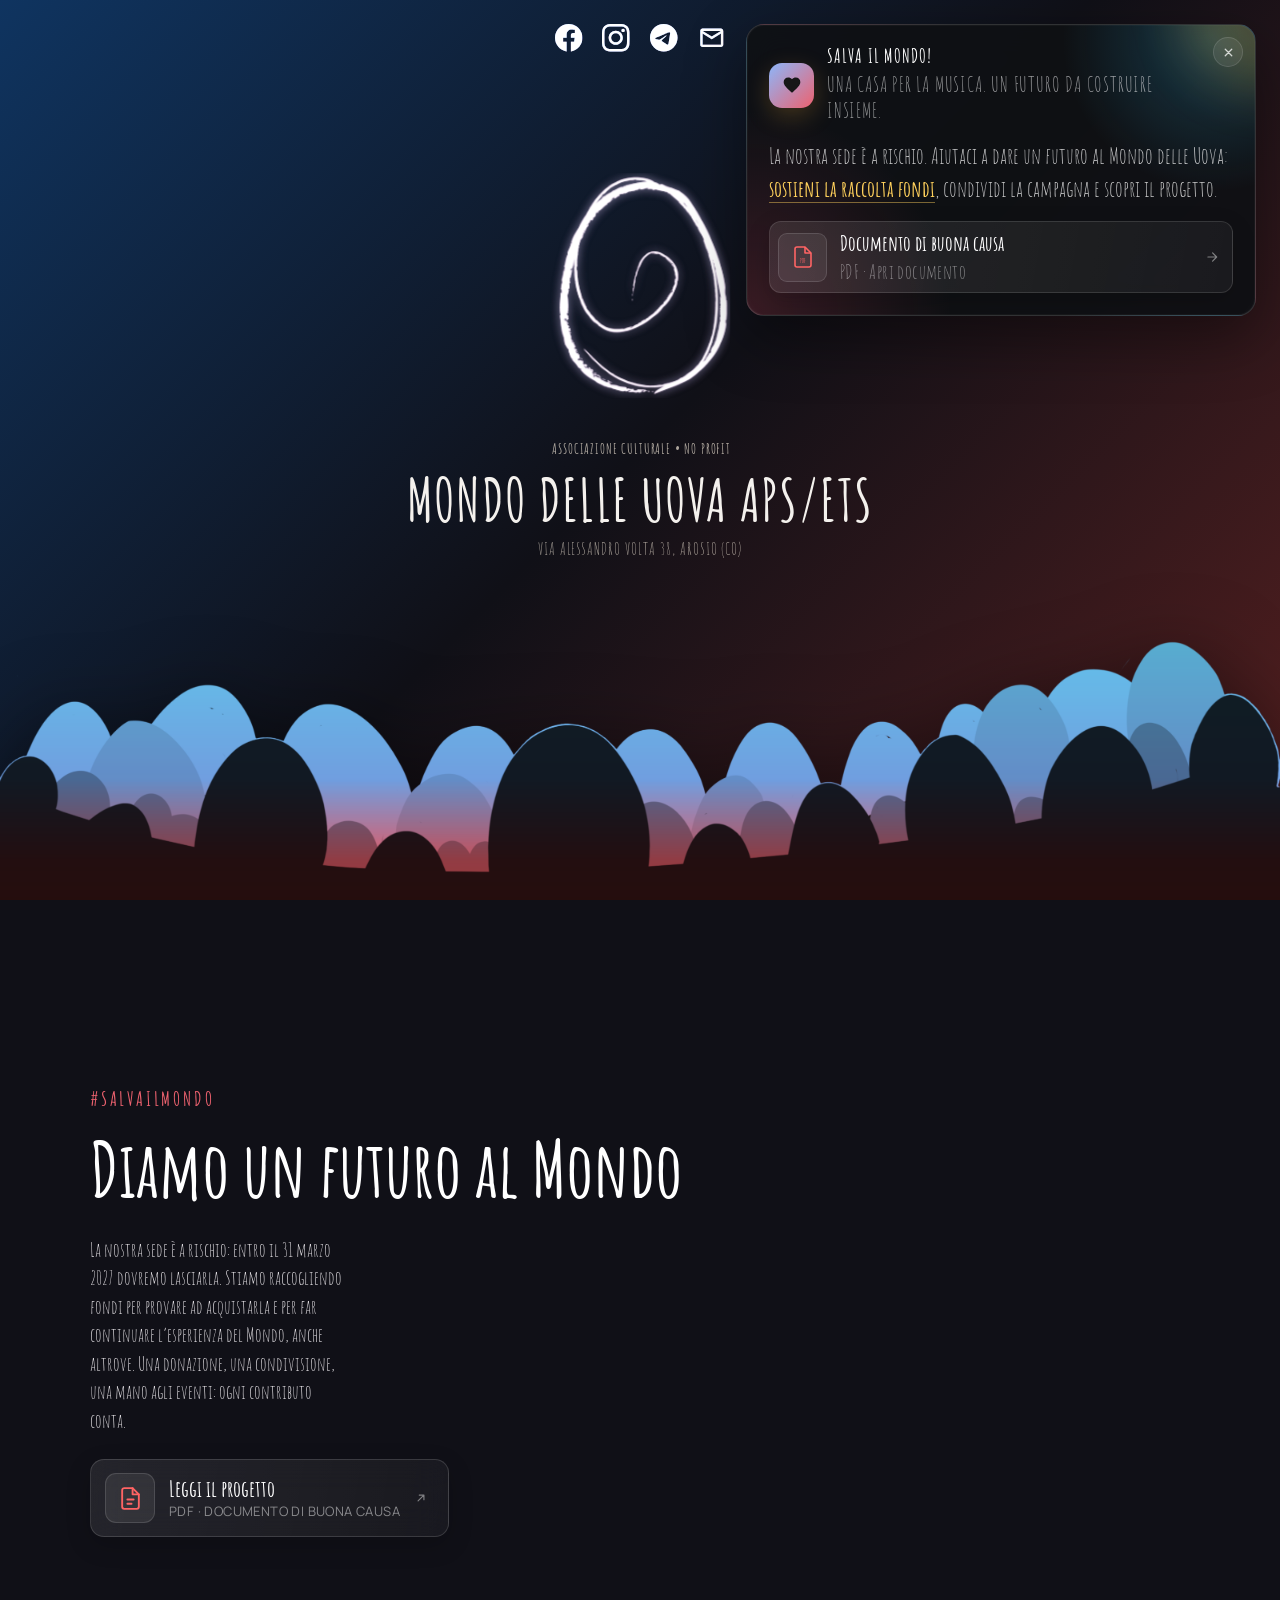
<file: index.html>
<!DOCTYPE html>
<html lang="it">
<head>
<meta charset="UTF-8">
<meta name="viewport" content="width=device-width, initial-scale=1.0">
<title>MDV APS/ETS</title>
<meta name="description" content="Mondo delle uoVa | associazione culturale no profit ad Arosio (CO). Sale prove, eventi, musica e comunità dal 1999.">
<link rel="icon" type="image/svg+xml" href="assets/img/logo.svg">
<link rel="preconnect" href="https://www.gofundme.com">
<link rel="preconnect" href="https://cdn.gofundme.com" crossorigin>
<link rel="stylesheet" href="public/css/base.css">
<link rel="stylesheet" href="public/css/pages/home.css">
<link rel="stylesheet" href="assets/fonts/fonts.css">
</head>
<body class="nav-hidden">

<main class="page">

  <!-- ── uova ad arco: layer in primo piano sul primo viewport ── -->
  <div class="egg-parallax" aria-hidden="true">
    <div class="egg-parallax__art">
      <img class="egg-parallax__img" src="assets/img/uova-arco-colore.png" alt=""
           width="3200" height="675" fetchpriority="high" decoding="async">
    </div>
  </div>


  <!-- ── socialbar ── -->
  <div class="socialbar-wrap">
    <mdv-socialbar
      instagram="https://www.instagram.com/mondodelleuova/"
      facebook="https://www.facebook.com/mondo.delleuova"
      telegram="https://t.me/mondodelleuova"
      email="mailto:mondodelleuova@gmail.com"
    ></mdv-socialbar>
  </div>

  <!-- ── caption ── -->
  <div class="hero-caption" id="heroCaption">
    <p class="hero-caption__kicker">Associazione Culturale • No Profit</p>
    <h1 class="hero-caption__title">Mondo delle Uova APS/ETS</h1>
    <p class="hero-caption__sub">Via Alessandro Volta 38, Arosio (CO)</p>
  </div>

  <!-- ── logo hero ── -->
  <div class="logo-hero" id="logoHero">
    <a href="index.html" class="logo-glitch" aria-label="Logo MDV">
      <span class="logo-layer logo-layer--r" aria-hidden="true"></span>
      <span class="logo-layer logo-layer--b" aria-hidden="true"></span>
      <img class="logo-layer logo-layer--main"
          src="assets/img/logo.svg" width="800" height="1008"
          decoding="async" alt="Logo MDV" />
    </a>
  </div>

  <!-- ── hero ── -->
  <div class="hero-spacer"></div>

  <section class="campaign" id="salva-il-mondo" aria-labelledby="campaign-title">
    <div><p class="section-kicker">#SalvaIlMondo</p><h2 id="campaign-title">Diamo un futuro al Mondo</h2>
      <p>La nostra sede è a rischio: entro il 31 marzo 2027 dovremo lasciarla. Stiamo raccogliendo fondi per provare ad acquistarla e per far continuare l’esperienza del Mondo, anche altrove. Una donazione, una condivisione, una mano agli eventi: ogni contributo conta.</p>
      <div class="home-actions"><a class="home-pdf-btn" href="assets/doc/documento-di-buona-causa.pdf" target="_blank" rel="noopener noreferrer">
        <span class="home-pdf-btn__icon" aria-hidden="true">
          <svg viewBox="0 0 24 24" fill="none" stroke="currentColor" stroke-width="1.8" stroke-linecap="round" stroke-linejoin="round"><path d="M14 2H6a2 2 0 0 0-2 2v16a2 2 0 0 0 2 2h12a2 2 0 0 0 2-2V8z"/><path d="M14 2v6h6"/><path d="M9 13h6M9 17h4"/></svg>
        </span>
        <span class="home-pdf-btn__info">
          <strong>Leggi il progetto</strong>
          <small>PDF · Documento di buona causa</small>
        </span>
        <span class="home-pdf-btn__arrow" aria-hidden="true">
          <svg viewBox="0 0 24 24" fill="none" stroke="currentColor" stroke-width="2" stroke-linecap="round" stroke-linejoin="round"><path d="M7 17 17 7M9 7h8v8"/></svg>
        </span>
      </a></div>
    </div>
    <div class="campaign-widget"><iframe class="gfm-embed-iframe" title="Salva il Mondo — raccolta fondi su GoFundMe" data-src="https://www.gofundme.com/f/salva-il-mondo-mux6q/widget/large?attribution_id=sl%3A0e829294-e589-4fbf-8a8f-cf92aa6332f4&amp;utm_medium=referral&amp;utm_source=widget" width="100%" height="560" loading="lazy" style="border:0"></iframe></div>
  </section>

  <!-- ── timeline ── -->
  <div class="timeline-wrap">
    <mdv-timeline id="tl" no-smooth-scroll></mdv-timeline>
  </div>
</main>

<!-- ── 3D model   src-low="assets/models/gallo.glb" ── -->
<!-- <mdv-model
  src="assets/models/topo.glb"
  height="1.4"
  head-y="0.14"
  cam-z="0.8"
></mdv-model> -->

<!-- ── nav ── -->
<mdv-eggbar active="home"></mdv-eggbar>

<!-- ── toast ── -->
<mdv-toast
  icon="heart"
  title="SALVA IL MONDO!"
  sub-title="Una casa per la musica. Un futuro da costruire insieme."
  text="La nostra sede è a rischio. Aiutaci a dare un futuro al Mondo delle Uova: {link}, condividi la campagna e scopri il progetto."
  link="https://gofund.me/b99d7e8c9"
  link-label="sostieni la raccolta fondi"
  pdf="assets/doc/documento-di-buona-causa.pdf"
  pdf-label="Documento di buona causa"
  pdf-meta="PDF · Apri documento"
  delay="0.35"
></mdv-toast>

<!-- ── components ── -->
<script type="module" src="components/timeline/timeline.js"></script>
<script type="module">
  import { TIMELINE } from './data/timeline.js';
  document.querySelector('#tl').data = TIMELINE;
</script>
<script type="module" src="components/eggbar/eggbar.js"></script>
<script type="module" src="components/socialbar/socialbar.js"></script>
<script type="module" src="components/toast/toast.js"></script>

<!-- ── scripts ── -->
<script type="module" src="public/js/pages/home.js"></script>


</body>
</html>
</file>
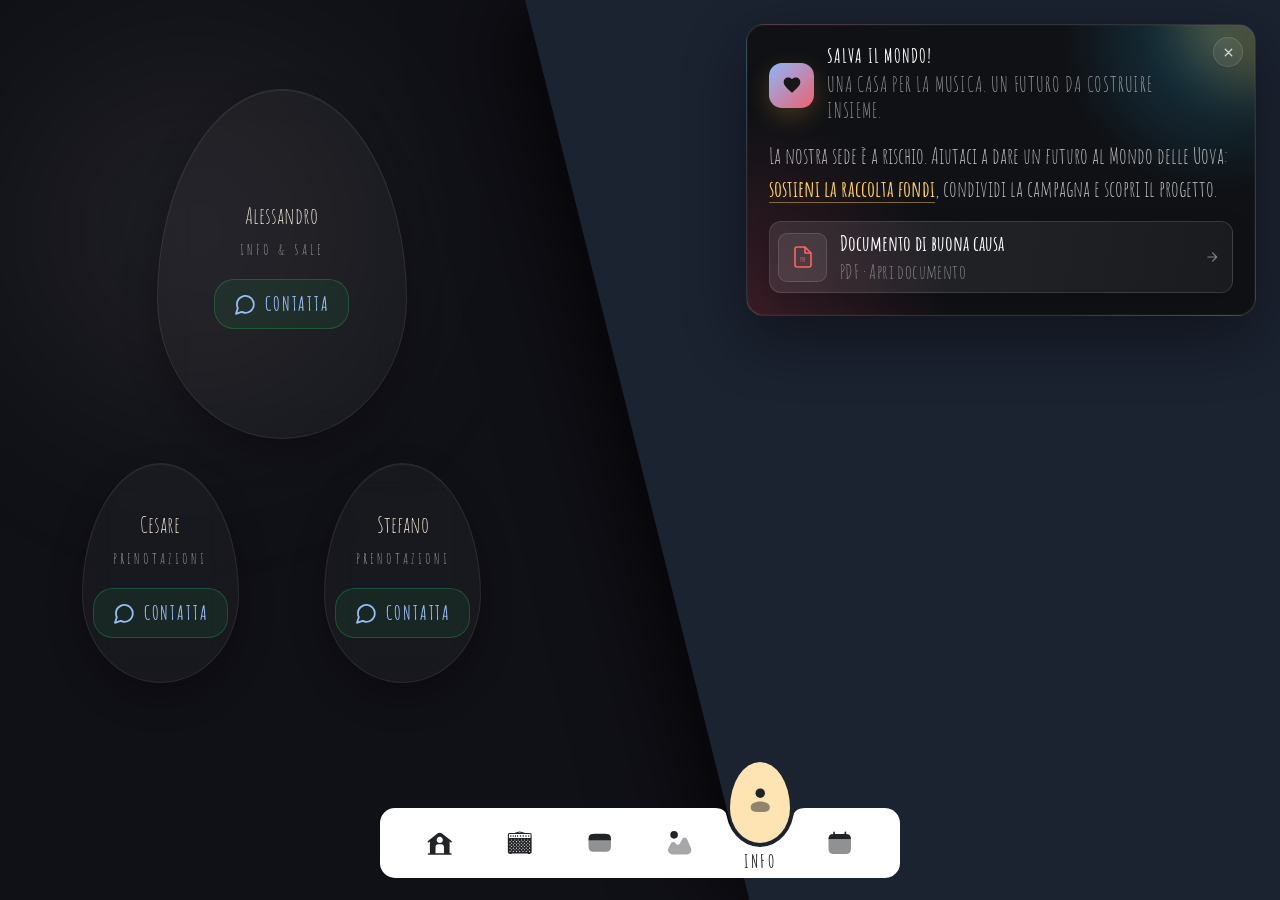
<file: contatti.html>
<!DOCTYPE html>
<html lang="it">
<head>
<meta charset="UTF-8">
<meta name="viewport" content="width=device-width, initial-scale=1.0">
<title>MDV APS/ETS</title>
<link rel="icon" type="image/svg+xml" href="assets/img/logo.svg">
<link rel="stylesheet" href="public/css/base.css">
<link rel="stylesheet" href="public/css/pages/contatti.css">
<link rel="stylesheet" href="assets/fonts/fonts.css">
<link rel="preconnect" href="https://maps.google.com">
<link rel="preconnect" href="https://maps.gstatic.com" crossorigin>

</head>
<body>

<div class="page">

  <!-- binario di scorrimento -->
  <main class="content">

    <!-- contact egg -->
    <section class="section">
      <div class="cards-wrap">

        <div class="card">
          <div class="hover-info">
              <span class="nome">Alessandro</span>
              <span class="numero">+39 329 455 6302</span>
          </div>
          <p class="role">Info & Sale</p>
          <a class="wa" href="https://wa.me/393294556302" target="_blank" rel="noopener">
            <svg class="ui-icon" viewBox="0 0 24 24" fill="none" stroke="currentColor" stroke-width="1.8" stroke-linecap="round" stroke-linejoin="round" aria-hidden="true"><path d="M21 11.5a8.4 8.4 0 0 1-.9 3.8 8.5 8.5 0 0 1-7.6 4.7 8.4 8.4 0 0 1-3.8-.9L3 21l1.9-5.7a8.4 8.4 0 0 1-.9-3.8 8.5 8.5 0 0 1 4.7-7.6 8.4 8.4 0 0 1 3.8-.9h.5a8.5 8.5 0 0 1 8 8v.5Z"/></svg> Contatta
          </a>
        </div>

        <div class="card">
          <div class="hover-info">
              <span class="nome">Cesare</span>
              <span class="numero">+39 342 529 3595</span>
          </div>
          <p class="role">Prenotazioni</p>
          <a class="wa" href="https://wa.me/393425293595" target="_blank" rel="noopener">
              <svg class="ui-icon" viewBox="0 0 24 24" fill="none" stroke="currentColor" stroke-width="1.8" stroke-linecap="round" stroke-linejoin="round" aria-hidden="true"><path d="M21 11.5a8.4 8.4 0 0 1-.9 3.8 8.5 8.5 0 0 1-7.6 4.7 8.4 8.4 0 0 1-3.8-.9L3 21l1.9-5.7a8.4 8.4 0 0 1-.9-3.8 8.5 8.5 0 0 1 4.7-7.6 8.4 8.4 0 0 1 3.8-.9h.5a8.5 8.5 0 0 1 8 8v.5Z"/></svg> Contatta
          </a>
        </div>

        <div class="card">
          <div class="hover-info">
              <span class="nome">Stefano</span>
              <span class="numero">+39 334 821 6138</span>
          </div>
          <p class="role">Prenotazioni</p>
          <a class="wa" href="https://wa.me/393348216138" target="_blank" rel="noopener">
              <svg class="ui-icon" viewBox="0 0 24 24" fill="none" stroke="currentColor" stroke-width="1.8" stroke-linecap="round" stroke-linejoin="round" aria-hidden="true"><path d="M21 11.5a8.4 8.4 0 0 1-.9 3.8 8.5 8.5 0 0 1-7.6 4.7 8.4 8.4 0 0 1-3.8-.9L3 21l1.9-5.7a8.4 8.4 0 0 1-.9-3.8 8.5 8.5 0 0 1 4.7-7.6 8.4 8.4 0 0 1 3.8-.9h.5a8.5 8.5 0 0 1 8 8v.5Z"/></svg> Contatta
          </a>
        </div>
      </div>
    </section>

    <!-- info -->
    <section class="section">
      <div class="info-minimal">
          <h1><svg class="ui-icon" viewBox="0 0 24 24" fill="none" stroke="currentColor" stroke-width="1.8" stroke-linecap="round" stroke-linejoin="round" aria-hidden="true"><rect x="4" y="3" width="16" height="18" rx="2"/><circle cx="12" cy="9" r="2"/><path d="M8 17v-1a4 4 0 0 1 8 0v1"/></svg></h1>

          <div class="info-row">
              <div class="info-icon"><svg class="ui-icon" viewBox="0 0 24 24" fill="none" stroke="currentColor" stroke-width="1.8" stroke-linecap="round" stroke-linejoin="round" aria-hidden="true"><path d="M3 21h18M5 21V4h14v17M9 21v-7a3 3 0 0 1 6 0v7M3 4h18"/></svg></div>
              <div class="info-text">
                  <strong>Associazione Culturale NO PROFIT</strong>
                  <span>Mondo Delle uoVa</span>
                  <span class="cf-code">CF 90016400138</span>
              </div>
          </div>

          <div class="info-row">
              <div class="info-icon"><svg class="ui-icon" viewBox="0 0 24 24" fill="none" stroke="currentColor" stroke-width="1.8" stroke-linecap="round" stroke-linejoin="round" aria-hidden="true"><path d="M20 10c0 6-8 12-8 12S4 16 4 10a8 8 0 1 1 16 0Z"/><circle cx="12" cy="10" r="3"/></svg></div>
              <div class="info-text">
                  <strong>Vieni a trovarci</strong>
                  <span>Via Alessandro Volta, 38<br>22060 Arosio (CO)</span>
              </div>
          </div>

          <div class="info-row">
              <div class="info-icon"><svg class="ui-icon" viewBox="0 0 24 24" fill="none" stroke="currentColor" stroke-width="1.8" stroke-linecap="round" stroke-linejoin="round" aria-hidden="true"><path d="M22 16.9v3a2 2 0 0 1-2.2 2A19.8 19.8 0 0 1 3.1 5.2 2 2 0 0 1 5.1 3h3l2 5-2 2a16 16 0 0 0 6 6l2-2 5 2Z"/></svg></div>
              <div class="info-text">
                  <strong>Per prenotazioni</strong>
                  <a href="tel:031764225">031 764225</a>
              </div>
          </div>

          <div class="info-row">
              <div class="info-icon"><svg class="ui-icon" viewBox="0 0 24 24" fill="none" stroke="currentColor" stroke-width="1.8" stroke-linecap="round" stroke-linejoin="round" aria-hidden="true"><path d="m22 2-7 20-4-9-9-4Z M22 2 11 13"/></svg></div>
              <div class="info-text">
                  <strong>Per collaborazioni</strong>
                  <a href="mailto:mondodelleuova@gmail.com">mondodelleuova@gmail.com</a>
              </div>
          </div>
      </div>
    </section>

  </main>

  <!-- iframe -->
  <aside class="map-wrap">
    <iframe
      title="Mappa della sede del Mondo delle Uova ad Arosio"
      src="https://maps.google.com/maps?q=45.72120692886348,9.204373061656954&z=19&t=k&hl=it&output=embed" loading="eager"
      width="100%" height="480"
      style="border:0;border-radius:16px;"
      allowfullscreen
      referrerpolicy="no-referrer-when-downgrade"
      title="Mappa per Mondo Delle uoVa"
    ></iframe>
  </aside>
</div>

<!-- nav -->
<mdv-eggbar active="contatti"></mdv-eggbar>

<!-- toast -->
<mdv-toast
  icon="heart"
  title="SALVA IL MONDO!"
  sub-title="Una casa per la musica. Un futuro da costruire insieme."
  text="La nostra sede è a rischio. Aiutaci a dare un futuro al Mondo delle Uova: {link}, condividi la campagna e scopri il progetto."
  link="https://gofund.me/b99d7e8c9"
  link-label="sostieni la raccolta fondi"
  pdf="assets/doc/documento-di-buona-causa.pdf"
  pdf-label="Documento di buona causa"
  pdf-meta="PDF · Apri documento"
  delay="0.35">
</mdv-toast>

<!-- scripts -->
<script type="module" src="public/js/pages/contatti.js"></script>

<!-- components -->
<script type="module" src="components/eggbar/eggbar.js"></script>
<script type="module" src="components/toast/toast.js"></script>

</body>
</html>
</file>
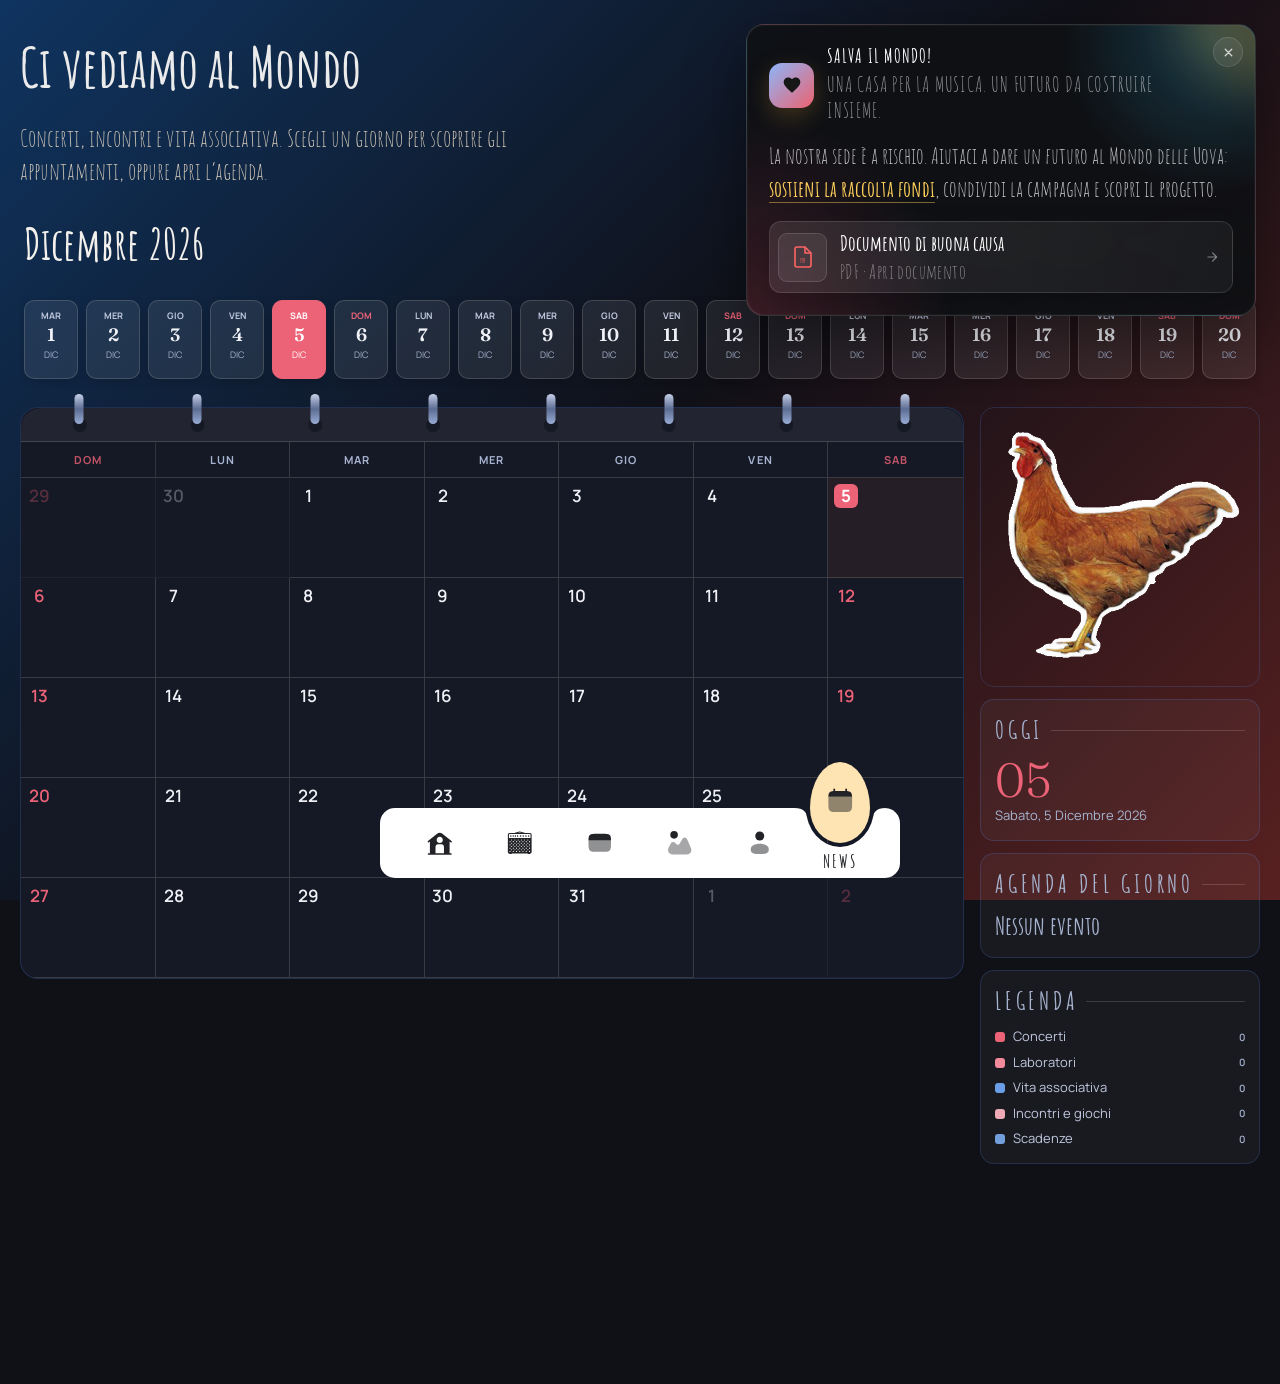
<file: eventi.html>
<!DOCTYPE html>
<html lang="it">
<head>
<meta charset="UTF-8">
<meta name="viewport" content="width=device-width, initial-scale=1.0">
<title>MDV APS/ETS</title>
<link rel="icon" type="image/svg+xml" href="assets/img/logo.svg">
<link rel="stylesheet" href="public/css/base.css">
<link rel="stylesheet" href="public/css/pages/eventi.css">
<link rel="stylesheet" href="assets/fonts/fonts.css">
</head>
<body>
<main class="page">

  <h1>Ci vediamo al Mondo</h1>
  <p class="events-intro">Concerti, incontri e vita associativa. Scegli un giorno per scoprire gli appuntamenti, oppure apri l’agenda.</p>
  <!-- ── calendar ── -->
  <mdv-calendar></mdv-calendar>
</main>

<!-- ── nav ── -->
<mdv-eggbar active="eventi"></mdv-eggbar>

<!-- ── toast ── -->
<mdv-toast
  icon="heart"
  title="SALVA IL MONDO!"
  sub-title="Una casa per la musica. Un futuro da costruire insieme."
  text="La nostra sede è a rischio. Aiutaci a dare un futuro al Mondo delle Uova: {link}, condividi la campagna e scopri il progetto."
  link="https://gofund.me/b99d7e8c9"
  link-label="sostieni la raccolta fondi"
  pdf="assets/doc/documento-di-buona-causa.pdf"
  pdf-label="Documento di buona causa"
  pdf-meta="PDF · Apri documento"
  delay="0.35"
></mdv-toast>

<!-- ── components ── -->
<script type="module" src="components/eggbar/eggbar.js"></script>
<script type="module" src="components/toast/toast.js"></script>
<script type="module" src="components/calendar/calendar.js"></script>
</body>
</html>
</file>
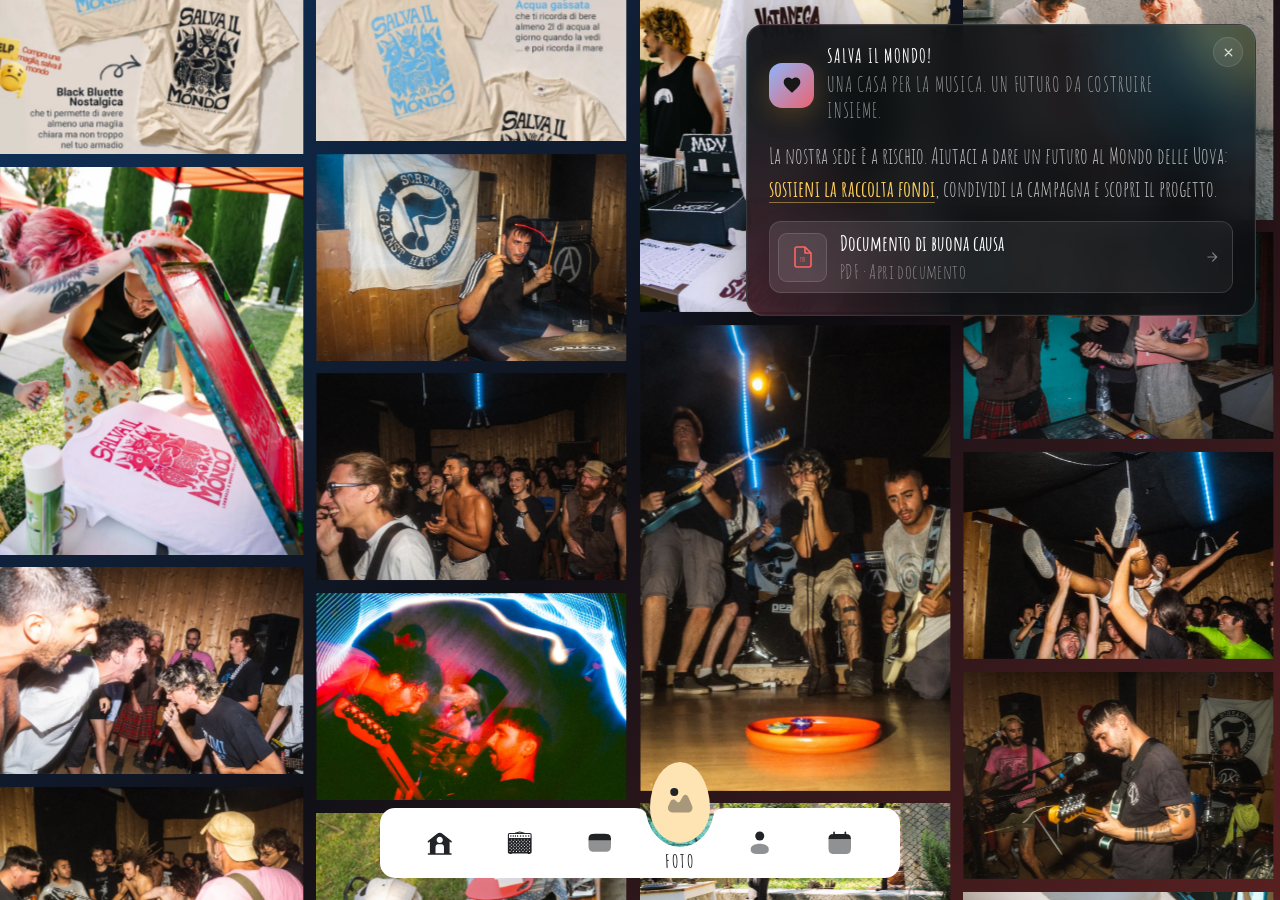
<file: galleria.html>
<!DOCTYPE html>
<html lang="it">
<head>
<meta charset="UTF-8">
<meta name="viewport" content="width=device-width, initial-scale=1.0">
<title>MDV APS/ETS</title>
<link rel="icon" type="image/svg+xml" href="assets/img/logo.svg">
<link rel="stylesheet" href="public/css/base.css">
<link rel="stylesheet" href="assets/fonts/fonts.css">
</head>
<body>

<!-- ── nav ── -->
<mdv-eggbar active="galleria"></mdv-eggbar>

<!-- ── gallery ── -->
<!--
  Per disabilitare alcune funzionalità della galleria, aggiungere gli attributi seguenti al tag <mdv-gallery>:
    no-auto
      Auto-scroll verticale continuo
    no-drag
      Drag con mouse/touch
    no-wheel
      Scroll con rotellina
    no-zoom
      Click per ingrandire
    cols={numero}
      Numero di colonne
    parallax={numero}
      Intensità del parallax (0.0 - 1.0)
    auto-speed={numero}
      Velocità di auto-scroll (0.0 - 1.0)
    auto-scroll
      Abilita auto-scroll lento (nuovo comportamento opzionale)
    drag-axis="x"
      Limita il drag all'asse X (orizzontale)
-->
<mdv-gallery
  cols="4"
  parallax="0.025"
  auto-speed="0.25"
  auto-scroll
  no-auto
  drag-axis="xy"
></mdv-gallery>

<!-- ── toast ── -->
<mdv-toast
  icon="heart"
  title="SALVA IL MONDO!"
  sub-title="Una casa per la musica. Un futuro da costruire insieme."
  text="La nostra sede è a rischio. Aiutaci a dare un futuro al Mondo delle Uova: {link}, condividi la campagna e scopri il progetto."
  link="https://gofund.me/b99d7e8c9"
  link-label="sostieni la raccolta fondi"
  pdf="assets/doc/documento-di-buona-causa.pdf"
  pdf-label="Documento di buona causa"
  pdf-meta="PDF · Apri documento"
  delay="0.35"
></mdv-toast>

<!-- ── components ── -->
<script type="module" src="components/eggbar/eggbar.js"></script>
<script type="module" src="components/gallery/gallery.js"></script>
<script type="module" src="components/toast/toast.js"></script>
</body>
</html>
</file>
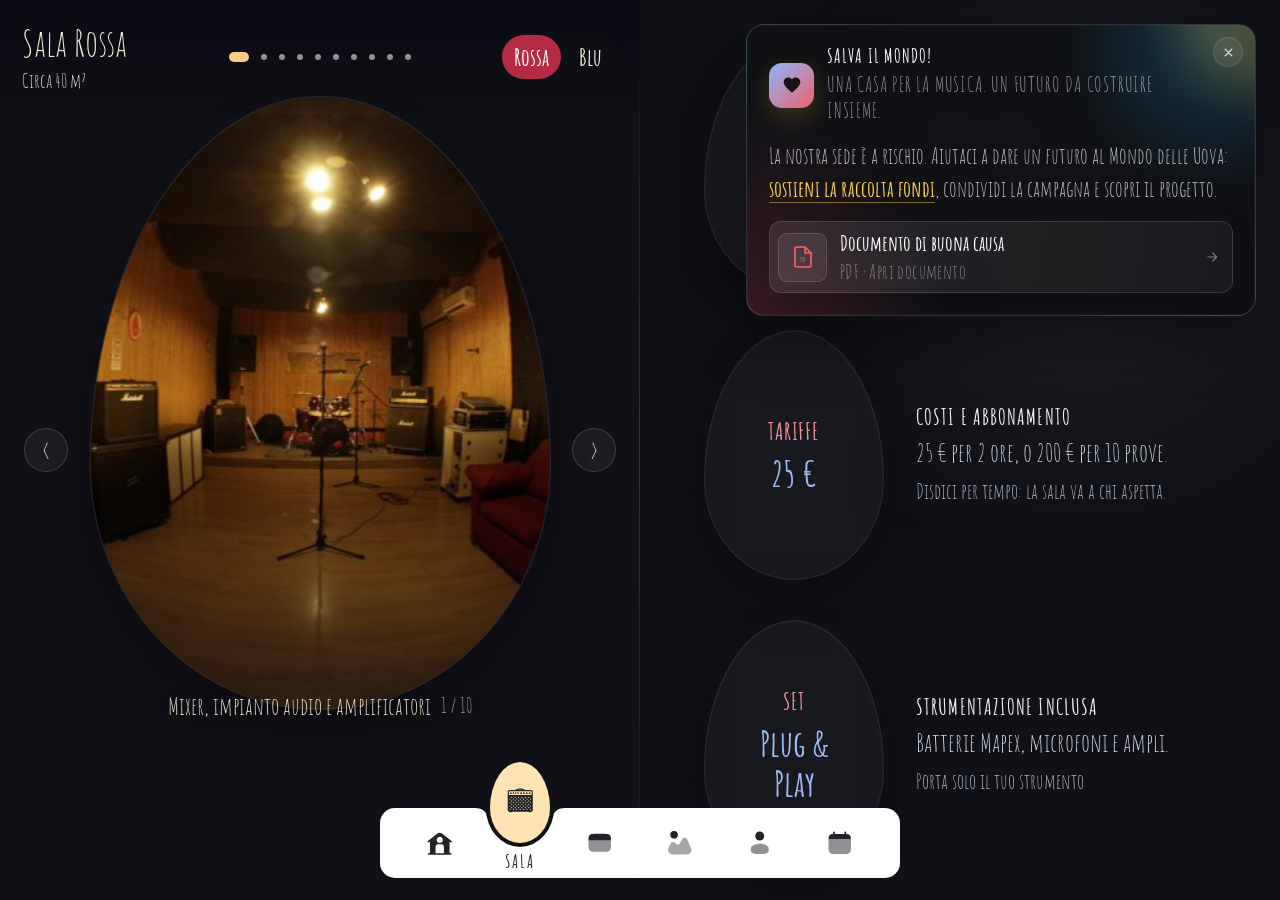
<file: sala_prove.html>
<!DOCTYPE html>
<html lang="it">
<head>
  <meta charset="UTF-8">
  <meta name="viewport" content="width=device-width, initial-scale=1.0">
  <title>MDV APS/ETS</title>
  <link rel="icon" type="image/svg+xml" href="assets/img/logo.svg">

  <link rel="stylesheet" href="public/css/base.css">
  <link rel="stylesheet" href="public/css/pages/sala_prove.css">
  <link rel="stylesheet" href="assets/fonts/fonts.css">
  <link rel="preconnect" href="https://calendar.google.com">
  <link rel="preconnect" href="https://fonts.gstatic.com" crossorigin>
</head>
<body>

  <div class="sp-page">

    <!-- diorama -->
    <aside class="sp-left-wrap">
      <mdv-room-gallery></mdv-room-gallery>
    </aside>

    <!-- binario di scorrimento -->
    <main class="sp-content">

      <!-- info sale -->
      <section class="sp-section">
        <div class="sp-info-list">

          <div class="sp-list-item">
            <div class="sp-egg">
              <h3>Orari</h3>
              <span class="egg-val">20<br>24</span>
            </div>
            <div class="sp-text">
              <strong>Apertura e turni</strong>
              <span>Lunedì – Venerdì in fasce da 2 ore.</span>
              <span class="note">Aperture straordinarie su richiesta ai volontari.</span>
            </div>
          </div>

          <div class="sp-list-item">
            <div class="sp-egg">
              <h3>Tariffe</h3>
              <span class="egg-val">25 €</span>
            </div>
            <div class="sp-text">
              <strong>Costi e abbonamento</strong>
              <span>25 € per 2 ore, o 200 € per 10 prove.</span>
              <span class="note">Disdici per tempo: la sala va a chi aspetta.</span>
            </div>
          </div>

          <div class="sp-list-item">
            <div class="sp-egg">
              <h3>Set</h3>
              <span class="egg-val">Plug &<br>Play</span>
            </div>
            <div class="sp-text">
              <strong>Strumentazione inclusa</strong>
              <span>Batterie Mapex, microfoni e ampli.</span>
              <span class="note">Porta solo il tuo strumento</span>
            </div>
          </div>

        </div>
      </section>

      <!-- calendario prenotazioni -->
      <section class="sp-section">
        <div class="sp-cal-wrap">

          <div class="sp-cal-head">
            <div class="legend">
              <span><i style="background:#D50000"></i>Sala Rossa</span>
              <span><i style="background:#3F51B5"></i>Sala Blu</span>
              <span><i style="background:#009688"></i>Festività</span>
            </div>
          </div>

          <!-- google-calendar iframe -->
          <iframe
            id="calendario"
            src="https://calendar.google.com/calendar/embed?height=550&wkst=2&bgcolor=%23ffffff&ctz=Europe%2FRome&mode=WEEK&showTz=0&showTitle=0&showNav=1&showPrint=0&showTabs=1&showCalendars=0&showDate=0&src=bW9uZG9kZWxsZXVvdmFAZ21haWwuY29t&src=MzZkM3FxaW9mOWY0M2E0NGZhM3EwaXZubGtAZ3JvdXAuY2FsZW5kYXIuZ29vZ2xlLmNvbQ&src=aXQuaXRhbGlhbiNob2xpZGF5QGdyb3VwLnYuY2FsZW5kYXIuZ29vZ2xlLmNvbQ&color=%23D50000&color=%233F51B5&color=%23009688"
            title="calendario MDV" loading="lazy" referrerpolicy="no-referrer-when-downgrade" style="border-width:0;" width="100%" height="550">
          </iframe>
        </div>
      </section>

    </main>
  </div>

  <!-- nav -->
  <mdv-eggbar active="sala_prove"></mdv-eggbar>

  <!-- toast -->
  <mdv-toast
    icon="heart"
    title="SALVA IL MONDO!"
    sub-title="Una casa per la musica. Un futuro da costruire insieme."
    text="La nostra sede è a rischio. Aiutaci a dare un futuro al Mondo delle Uova: {link}, condividi la campagna e scopri il progetto."
    link="https://gofund.me/b99d7e8c9"
    link-label="sostieni la raccolta fondi"
    pdf="assets/doc/documento-di-buona-causa.pdf"
    pdf-label="Documento di buona causa"
    pdf-meta="PDF · Apri documento"
    delay="0.35">
  </mdv-toast>

  <!-- components -->
  <script type="module" src="public/js/pages/sala_prove.js"></script>
  <script type="module" src="components/room-gallery/room-gallery.js"></script>
  <script type="module" src="components/eggbar/eggbar.js"></script>
  <script type="module" src="components/toast/toast.js"></script>
</body>
</html>
</file>
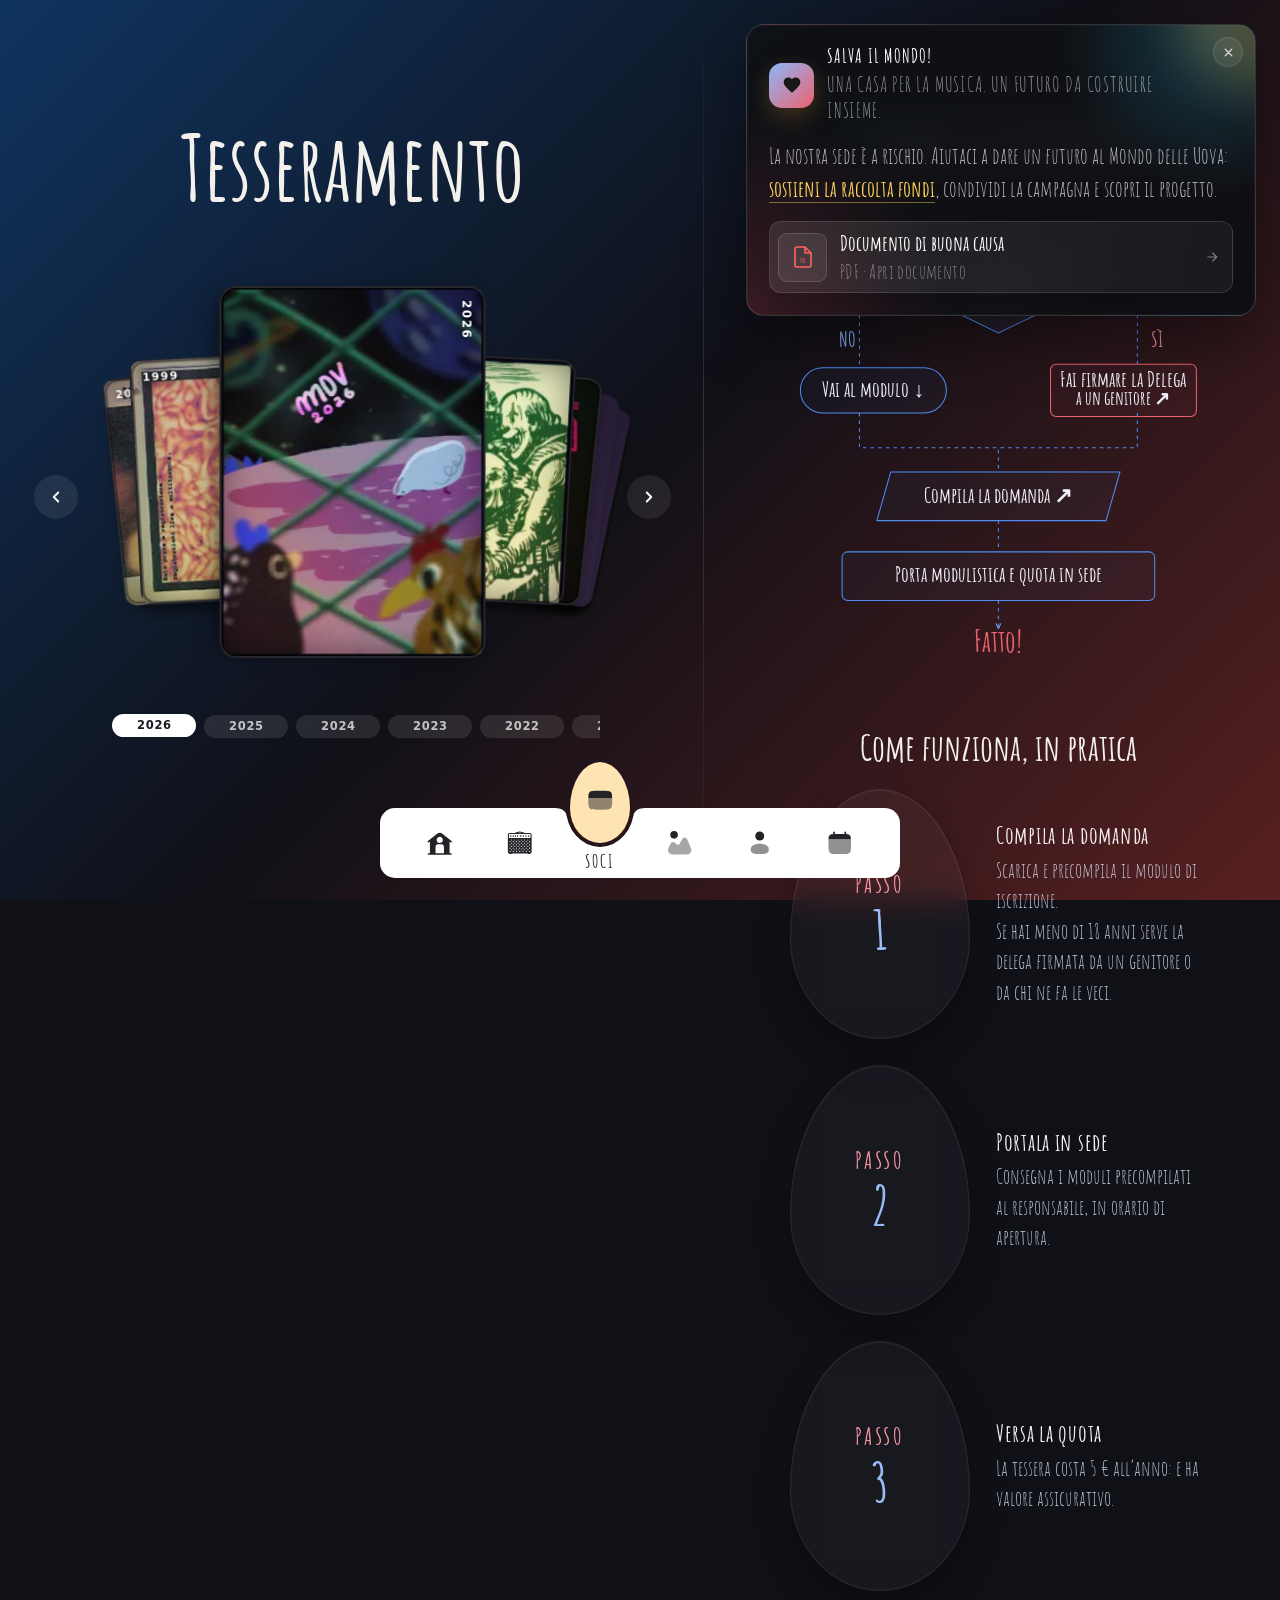
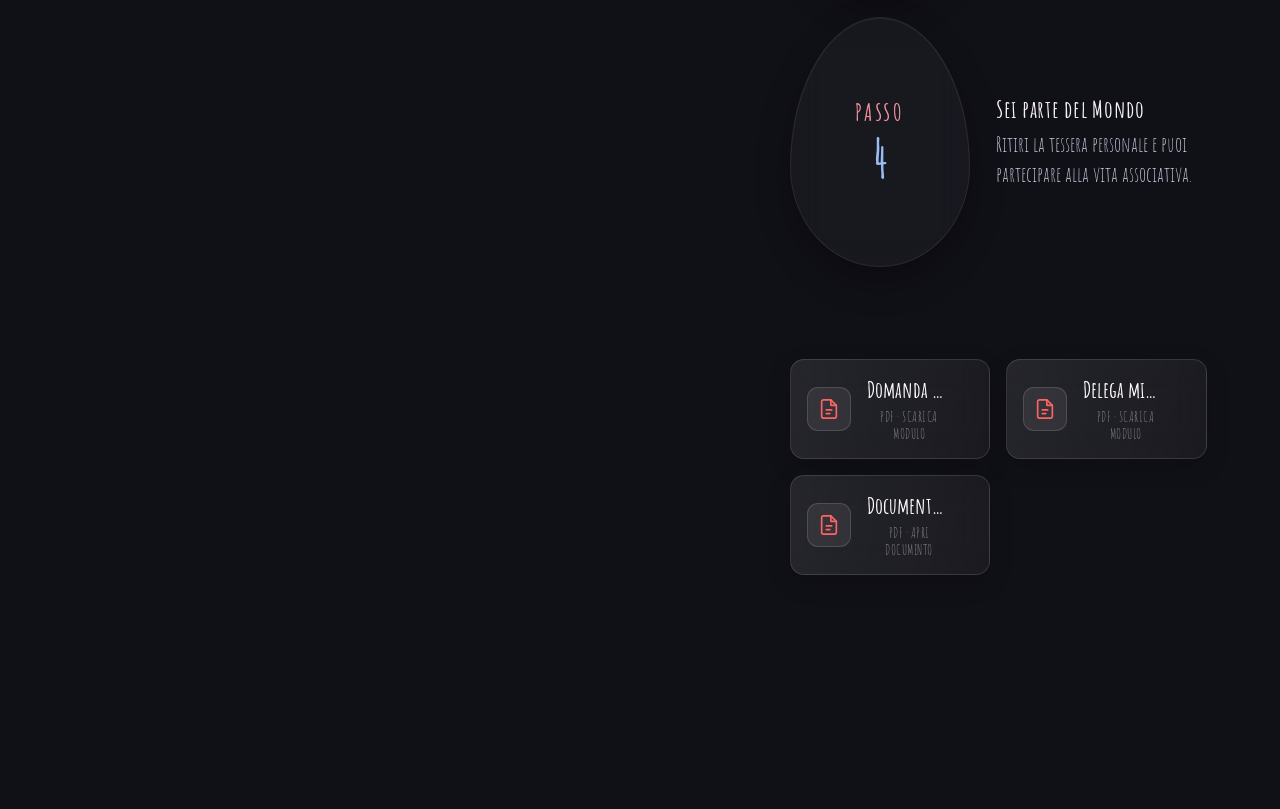
<file: tesseramento.html>
<!DOCTYPE html>
<html lang="it">
<head>
<meta charset="UTF-8">
<meta name="viewport" content="width=device-width, initial-scale=1.0">
<title>MDV APS/ETS</title>
<link rel="icon" type="image/svg+xml" href="assets/img/logo.svg">
<link rel="stylesheet" href="public/css/base.css">
<link rel="stylesheet" href="public/css/pages/tesseramento.css">
<link rel="stylesheet" href="assets/fonts/fonts.css">

<!-- FontAwesome -->

</head>
<body>

<div class="tess-page">

  <aside class="tess-left-wrap">

  <!-- HERO -->
  <header class="hero">
    <div class="head">
      <h1>Tesseramento</h1>
    </div>
  </header>

  <!-- 1. SLIDER TESSERE -->
  <section class="slider-section">
    <mdv-slider title="">
      <mdv-card src="2026" orientation="portrait"  title="2026"></mdv-card>
      <mdv-card src="2025" orientation="landscape" title="2025"></mdv-card>
      <mdv-card src="2024" orientation="landscape" title="2024"></mdv-card>
      <mdv-card src="2023" orientation="landscape" title="2023"></mdv-card>
      <mdv-card src="2022" orientation="portrait"  title="2022"></mdv-card>
      <mdv-card src="2020" orientation="portrait"  title="2020"></mdv-card>
      <mdv-card src="2019" orientation="landscape" title="2019"></mdv-card>
      <mdv-card src="2018" orientation="landscape" title="2018"></mdv-card>
      <mdv-card src="2017" orientation="portrait"  title="2017"></mdv-card>
      <mdv-card src="2016" orientation="landscape" title="2016"></mdv-card>
      <mdv-card src="2015" orientation="landscape" title="2015"></mdv-card>
      <mdv-card src="2014" orientation="landscape" title="2014"></mdv-card>
      <mdv-card src="2013" orientation="landscape" title="2013"></mdv-card>
      <mdv-card src="2012" orientation="landscape" title="2012"></mdv-card>
      <mdv-card src="2011" orientation="landscape" title="2011"></mdv-card>
      <mdv-card src="2010" orientation="portrait"  title="2010"></mdv-card>
      <mdv-card src="2009" orientation="portrait"  title="2009"></mdv-card>
      <mdv-card src="2008" orientation="portrait"  title="2008"></mdv-card>
      <mdv-card src="2007" orientation="landscape" title="2007"></mdv-card>
      <mdv-card src="2006" orientation="landscape" title="2006"></mdv-card>
      <mdv-card src="2005" orientation="portrait"  title="2005"></mdv-card>
      <mdv-card src="2003" orientation="landscape" title="2003"></mdv-card>
      <mdv-card src="2002" orientation="landscape" title="2002"></mdv-card>
      <mdv-card src="2001" orientation="landscape" title="2001"></mdv-card>
      <mdv-card src="2000" orientation="landscape" title="2000"></mdv-card>
      <mdv-card src="1999" orientation="portrait"  title="1999"></mdv-card>
    </mdv-slider>
  </section>
  </aside>

  <main class="tess-content">

  <section class="membership-landing" aria-labelledby="membership-title">
    <h2 id="membership-title">Come si entra ?</h2>
    <div class="membership-flow">
      <svg viewBox="0 0 600 650" role="img" aria-labelledby="flow-title flow-desc" xmlns="http://www.w3.org/2000/svg">
        <title id="flow-title">Il percorso per diventare socio</title>
        <desc id="flow-desc">Se hai meno di 18 anni, fai firmare la delega a un genitore. Compila la domanda, porta moduli e documento in sede e versa la quota annuale di 5 euro.</desc>
        <defs><marker id="flow-arrow" viewBox="0 0 10 10" refX="8" refY="5" markerWidth="6" markerHeight="6" orient="auto"><path d="M0 1 9 5 0 9" fill="none" stroke="currentColor" stroke-width="1.5"/></marker></defs>
        <path class="flow-line" d="M145 100H100V225 M455 100H500V225 M100 295V345H300V380 M500 295V345H300 M300 450V495 M300 565V605"/>
        <polygon class="flow-decision" points="300,20 465,100 300,180 135,100"/>
        <text x="300" y="94" text-anchor="middle">Sei</text><text x="300" y="128" text-anchor="middle">Minorenne?</text>
        <text class="branch-label" x="70" y="200">NO</text><text class="branch-label red" x="520" y="200">SÌ</text>
        <rect class="flow-node" x="15" y="230" width="210" height="65" rx="32"/><text x="120" y="272" text-anchor="middle">Vai al modulo ↓</text>
        <a href="assets/doc/modulo-delega.pdf" target="_blank" rel="noopener"><rect class="flow-node red" x="375" y="225" width="210" height="75" rx="8"/><text x="480" y="257" text-anchor="middle">Fai firmare la Delega</text><text x="480" y="284" text-anchor="middle" class="flow-small">a un genitore ↗</text></a>
        <a href="assets/doc/domanda-di-iscrizione-aps-ets.pdf" target="_blank" rel="noopener"><path class="flow-node" d="M145 380H475L455 450H125Z"/><text x="300" y="424" text-anchor="middle">Compila la domanda ↗</text></a>
        <rect class="flow-node" x="75" y="495" width="450" height="70" rx="8"/><text x="300" y="539" text-anchor="middle">Porta modulistica e quota in sede</text>
        <text class="flow-finish" x="300" y="639" text-anchor="middle">Fatto!</text>
      </svg>
    </div>
    <div class="membership-explain">
      <br>
      <h3>Come funziona, in pratica</h3>
      <div class="membership-steps">
        <div class="membership-step"><div class="membership-step-egg"><h3>Passo</h3><span class="egg-val">1</span></div><div class="membership-step-text"><strong>Compila la domanda</strong><span>Scarica e precompila il modulo di iscrizione. <br> Se hai meno di 18 anni serve la delega firmata da un genitore o da chi ne fa le veci.</span></div></div>
        <div class="membership-step"><div class="membership-step-egg"><h3>Passo</h3><span class="egg-val">2</span></div><div class="membership-step-text"><strong>Portala in sede</strong><span>Consegna i moduli precompilati al responsabile, in orario di apertura.</span></div></div>
        <div class="membership-step"><div class="membership-step-egg"><h3>Passo</h3><span class="egg-val">3</span></div><div class="membership-step-text"><strong>Versa la quota</strong><span>La tessera costa 5 € all’anno: e ha valore assicurativo.</span></div></div>
        <div class="membership-step"><div class="membership-step-egg"><h3>Passo</h3><span class="egg-val">4</span></div><div class="membership-step-text"><strong>Sei parte del Mondo</strong><span>Ritiri la tessera personale e puoi partecipare alla vita associativa.</span></div></div>
      </div>
    </div>
    <p class="membership-note"><br></p>
    <div class="membership-docs tess-pdf-grid" aria-label="Documenti dell’associazione">
      <a class="cause-toast__pdf" href="assets/doc/domanda-di-iscrizione-aps-ets.pdf" download>
        <span class="cause-toast__pdf-icon" aria-hidden="true">
          <svg viewBox="0 0 24 24" fill="none" stroke="currentColor" stroke-width="1.8" stroke-linecap="round" stroke-linejoin="round"><path d="M14 2H6a2 2 0 0 0-2 2v16a2 2 0 0 0 2 2h12a2 2 0 0 0 2-2V8z"/><path d="M14 2v6h6"/><path d="M9 13h6M9 17h4"/></svg>
        </span>
        <span class="cause-toast__pdf-info">
          <strong>Domanda di iscrizione</strong>
          <small>PDF · Scarica modulo</small>
        </span>
        <span class="cause-toast__arrow" aria-hidden="true">
          <svg viewBox="0 0 24 24" fill="none" stroke="currentColor" stroke-width="2" stroke-linecap="round" stroke-linejoin="round"><path d="M5 12h14M13 6l6 6-6 6"/></svg>
        </span>
      </a>
      <a class="cause-toast__pdf" href="assets/doc/modulo-delega.pdf" download>
        <span class="cause-toast__pdf-icon" aria-hidden="true">
          <svg viewBox="0 0 24 24" fill="none" stroke="currentColor" stroke-width="1.8" stroke-linecap="round" stroke-linejoin="round"><path d="M14 2H6a2 2 0 0 0-2 2v16a2 2 0 0 0 2 2h12a2 2 0 0 0 2-2V8z"/><path d="M14 2v6h6"/><path d="M9 13h6M9 17h4"/></svg>
        </span>
        <span class="cause-toast__pdf-info">
          <strong>Delega minorenni</strong>
          <small>PDF · Scarica modulo</small>
        </span>
        <span class="cause-toast__arrow" aria-hidden="true">
          <svg viewBox="0 0 24 24" fill="none" stroke="currentColor" stroke-width="2" stroke-linecap="round" stroke-linejoin="round"><path d="M5 12h14M13 6l6 6-6 6"/></svg>
        </span>
      </a>
      <a class="cause-toast__pdf" href="assets/doc/documento-di-buona-causa.pdf" target="_blank" rel="noopener">
        <span class="cause-toast__pdf-icon" aria-hidden="true">
          <svg viewBox="0 0 24 24" fill="none" stroke="currentColor" stroke-width="1.8" stroke-linecap="round" stroke-linejoin="round"><path d="M14 2H6a2 2 0 0 0-2 2v16a2 2 0 0 0 2 2h12a2 2 0 0 0 2-2V8z"/><path d="M14 2v6h6"/><path d="M9 13h6M9 17h4"/></svg>
        </span>
        <span class="cause-toast__pdf-info">
          <strong>Documento di buona causa</strong>
          <small>PDF · Apri documento</small>
        </span>
        <span class="cause-toast__arrow" aria-hidden="true">
          <svg viewBox="0 0 24 24" fill="none" stroke="currentColor" stroke-width="2" stroke-linecap="round" stroke-linejoin="round"><path d="M5 12h14M13 6l6 6-6 6"/></svg>
        </span>
      </a>
    </div>
  </section>

  <!-- Spazio finale generoso -->
  <div class="footer-space"></div>

  </main>
</div>

<!-- ── Navigazione e Componenti Globali ── -->
<mdv-eggbar active="tesseramento"></mdv-eggbar>

<mdv-toast
  icon="heart"
  title="SALVA IL MONDO!"
  sub-title="Una casa per la musica. Un futuro da costruire insieme."
  text="La nostra sede è a rischio. Aiutaci a dare un futuro al Mondo delle Uova: {link}, condividi la campagna e scopri il progetto."
  link="https://gofund.me/b99d7e8c9"
  link-label="sostieni la raccolta fondi"
  pdf="assets/doc/documento-di-buona-causa.pdf"
  pdf-label="Documento di buona causa"
  pdf-meta="PDF · Apri documento"
  delay="0.35"
></mdv-toast>

<script type="module" src="components/slider/slider.js"></script>
<script type="module" src="components/eggbar/eggbar.js"></script>
<script type="module" src="components/toast/toast.js"></script>
</body>
</html>
</file>
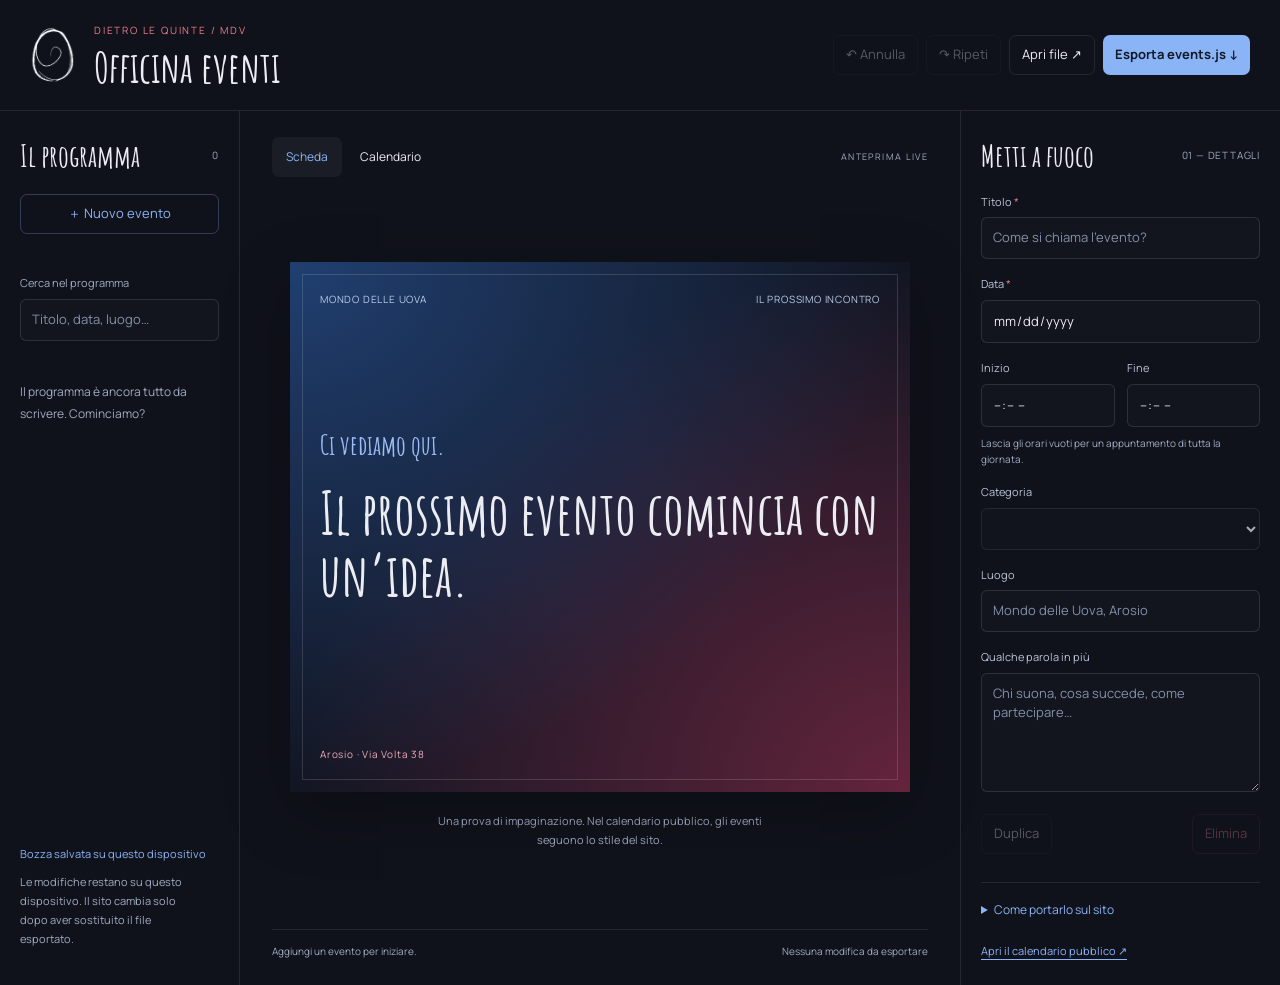
<file: tools/admin-eventi.html>
<!doctype html>
<html lang="it">
<head>
<meta charset="utf-8"><meta name="viewport" content="width=device-width,initial-scale=1">
<title>Officina eventi — Mondo delle Uova</title><meta name="robots" content="noindex,nofollow">
<link rel="stylesheet" href="../assets/fonts/fonts.css"><link rel="stylesheet" href="admin-eventi.css">
</head>
<body>
<header class="topbar">
  <a class="brand" href="../index.html" aria-label="Mondo delle Uova"><img src="../assets/img/logo.svg" alt=""></a>
  <div class="masthead"><span>DIETRO LE QUINTE / MDV</span><h1>Officina eventi</h1></div>
  <div class="project-actions"><button id="undo" title="Annulla">↶ <span>Annulla</span></button><button id="redo" title="Ripeti">↷ <span>Ripeti</span></button><button id="import">Apri file ↗</button><button id="export" class="primary">Esporta events.js ↓</button></div>
  <input id="file" type="file" accept=".js,.json,application/json,text/javascript" hidden>
</header>
<main class="workbench">
  <aside class="library" aria-label="Elenco eventi">
    <div class="section-heading"><h2>Il programma</h2><span id="count">0</span></div>
    <button id="add" class="add">＋ Nuovo evento</button>
    <label class="search-label" for="search">Cerca nel programma</label><input id="search" type="search" placeholder="Titolo, data, luogo…">
    <div id="event-list" class="event-list"></div>
    <div class="library-footer"><span id="storage-status" role="status">Bozza locale</span><p>Le modifiche restano su questo dispositivo. Il sito cambia solo dopo aver sostituito il file esportato.</p></div>
  </aside>
  <section class="preview-area" aria-label="Anteprima">
    <div class="preview-toolbar"><div class="preview-tabs" role="group" aria-label="Tipo di anteprima"><button id="show-card" aria-pressed="true">Scheda</button><button id="show-calendar" aria-pressed="false">Calendario</button></div><span>ANTEPRIMA LIVE</span></div>
    <div id="card-preview" class="stage">
      <article class="event-poster"><div class="poster-top"><span>MONDO DELLE UOVA</span><span id="preview-category">IL PROSSIMO INCONTRO</span></div><div class="poster-main"><span class="poster-date" id="preview-date">Ci vediamo qui.</span><h2 id="preview-title">Il prossimo evento<br>comincia con un’idea.</h2><p id="preview-description"></p></div><div class="poster-bottom"><span id="preview-location">Arosio · Via Volta 38</span><span id="preview-time"></span></div></article>
      <p class="preview-caption">Una prova di impaginazione. Nel calendario pubblico, gli eventi seguono lo stile del sito.</p>
    </div>
    <div id="calendar-preview" hidden><mdv-calendar compact></mdv-calendar></div>
    <div class="workspace-status"><span id="validation" role="status">Aggiungi un evento per iniziare.</span><span id="export-status">Nessuna modifica da esportare</span></div>
  </section>
  <aside class="inspector" aria-label="Modifica evento">
    <div class="section-heading"><h2>Metti a fuoco</h2><span>01 — DETTAGLI</span></div>
    <form id="event-form" autocomplete="off">
      <fieldset id="fields" disabled>
        <label for="title">Titolo <span>*</span></label><input id="title" name="title" maxlength="160" placeholder="Come si chiama l’evento?" required>
        <label for="date">Data <span>*</span></label><input id="date" name="date" type="date" required>
        <div class="two-fields"><div><label for="time">Inizio</label><input id="time" name="time" type="time"></div><div><label for="end">Fine</label><input id="end" name="end" type="time"></div></div>
        <p class="field-note">Lascia gli orari vuoti per un appuntamento di tutta la giornata.</p>
        <label for="category">Categoria</label><select id="category" name="category"></select>
        <label for="location">Luogo</label><input id="location" name="location" maxlength="250" placeholder="Mondo delle Uova, Arosio">
        <label for="description">Qualche parola in più</label><textarea id="description" name="description" rows="5" maxlength="4000" placeholder="Chi suona, cosa succede, come partecipare…"></textarea>
        <div class="edit-actions"><button id="duplicate" type="button">Duplica</button><button id="delete" type="button" class="danger">Elimina</button></div>
      </fieldset>
    </form>
    <details class="publish-help"><summary>Come portarlo sul sito</summary><ol><li>Completa gli eventi e controlla l’anteprima.</li><li>Scarica <strong>events.js</strong>.</li><li>Sostituisci <code>data/events.js</code> nel progetto e pubblica il sito con la procedura abituale.</li></ol><button id="backup">Scarica una copia JSON ↓</button></details>
    <a class="site-link" href="../eventi.html" target="_blank" rel="noopener">Apri il calendario pubblico ↗</a>
  </aside>
</main>
<div id="notice" class="notice" role="status" hidden></div>
<script type="module" src="admin-eventi.js"></script>
</body></html>
</file>
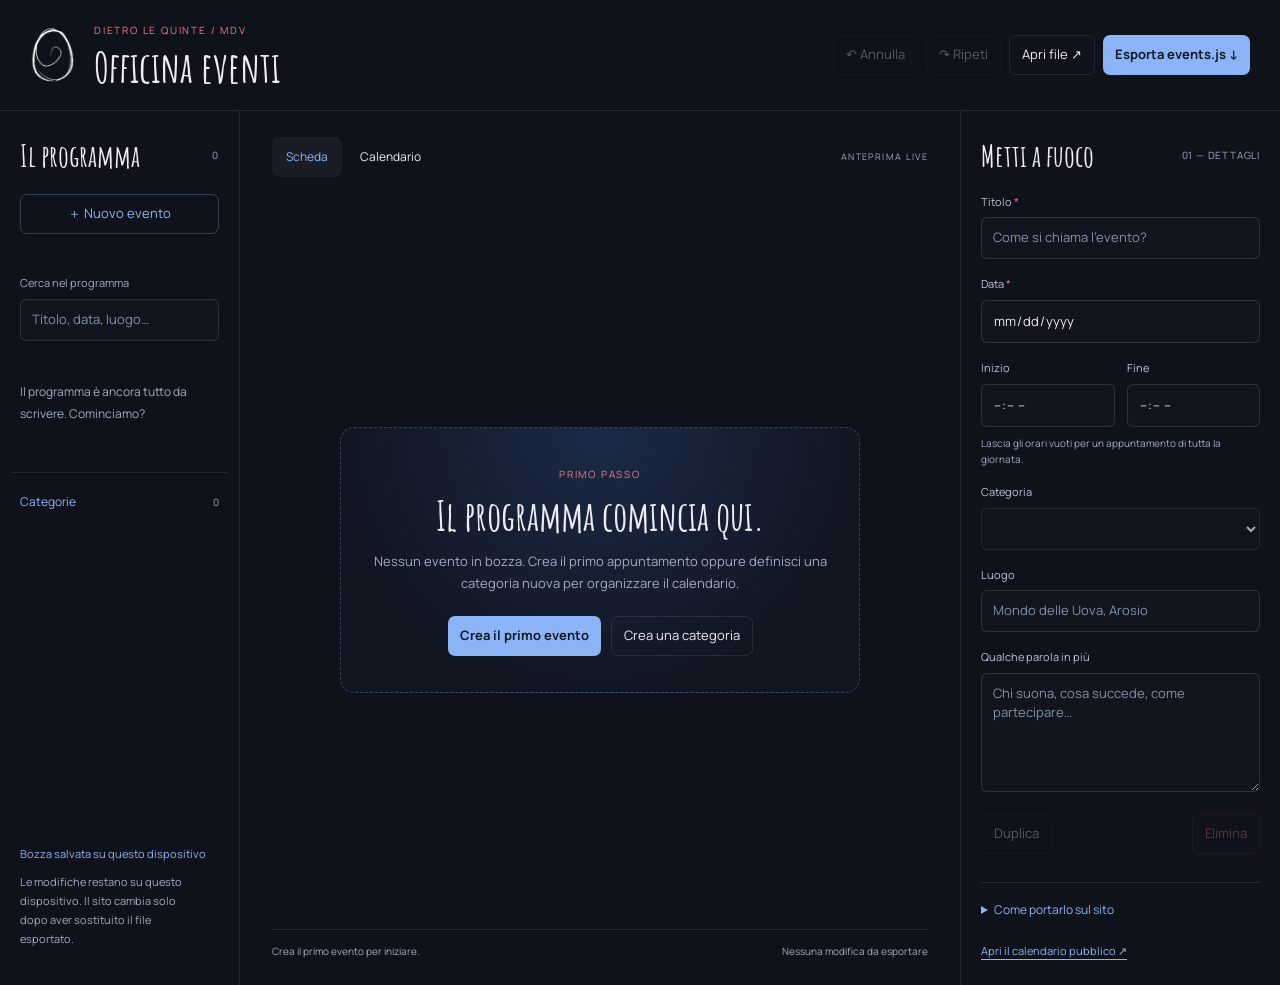
<file: tools/admin.html>
<!doctype html>
<html lang="it">
<head>
<meta charset="utf-8"><meta name="viewport" content="width=device-width,initial-scale=1">
<title>Officina eventi — Mondo delle Uova</title><meta name="robots" content="noindex,nofollow">
<link rel="stylesheet" href="../assets/fonts/fonts.css"><link rel="stylesheet" href="admin.css">
</head>
<body>
<header class="topbar">
  <a class="brand" href="../index.html" aria-label="Mondo delle Uova"><img src="../assets/img/logo.svg" alt=""></a>
  <div class="masthead"><span>DIETRO LE QUINTE / MDV</span><h1>Officina eventi</h1></div>
  <div class="project-actions"><button id="undo" title="Annulla">↶ <span>Annulla</span></button><button id="redo" title="Ripeti">↷ <span>Ripeti</span></button><button id="import">Apri file ↗</button><button id="export" class="primary">Esporta events.js ↓</button></div>
  <input id="file" type="file" accept=".js,.json,application/json,text/javascript" hidden>
</header>
<main class="workbench">
  <aside class="library" aria-label="Elenco eventi">
    <div class="section-heading"><h2>Il programma</h2><span id="count">0</span></div>
    <button id="add" class="add">＋ Nuovo evento</button>
    <label class="search-label" for="search">Cerca nel programma</label><input id="search" type="search" placeholder="Titolo, data, luogo…">
    <div id="event-list" class="event-list"></div>
    <details id="category-panel" class="category-panel">
      <summary><span>Categorie</span><span id="category-count" class="category-count">0</span></summary>
      <div id="category-list" class="category-list"></div>
      <form id="category-form" class="category-form" autocomplete="off">
        <input id="category-label" maxlength="40" placeholder="Nome categoria" required>
        <select id="category-color" aria-label="Colore"></select>
        <button type="submit" class="primary">Aggiungi</button>
        <p id="category-error" class="category-error" role="status" hidden></p>
      </form>
    </details>
    <div class="library-footer"><span id="storage-status" role="status">Bozza locale</span><p>Le modifiche restano su questo dispositivo. Il sito cambia solo dopo aver sostituito il file esportato.</p></div>
  </aside>
  <section class="preview-area" aria-label="Anteprima">
    <div class="preview-toolbar"><div class="preview-tabs" role="group" aria-label="Tipo di anteprima"><button id="show-card" aria-pressed="true">Scheda</button><button id="show-calendar" aria-pressed="false">Calendario</button></div><span>ANTEPRIMA LIVE</span></div>
    <div id="empty-state" class="empty-state" hidden>
      <div class="empty-state-inner">
        <span class="empty-eyebrow">PRIMO PASSO</span>
        <h2>Il programma comincia qui.</h2>
        <p>Nessun evento in bozza. Crea il primo appuntamento oppure definisci una categoria nuova per organizzare il calendario.</p>
        <div class="empty-actions">
          <button id="empty-add-event" class="primary">Crea il primo evento</button>
          <button id="empty-add-category">Crea una categoria</button>
        </div>
      </div>
    </div>
    <div id="card-preview" class="stage">
      <article class="event-poster"><div class="poster-top"><span>MONDO DELLE UOVA</span><span id="preview-category">IL PROSSIMO INCONTRO</span></div><div class="poster-main"><span class="poster-date" id="preview-date">Ci vediamo qui.</span><h2 id="preview-title">Il prossimo evento<br>comincia con un’idea.</h2><p id="preview-description"></p></div><div class="poster-bottom"><span id="preview-location">Arosio · Via Volta 38</span><span id="preview-time"></span></div></article>
      <p class="preview-caption">Una prova di impaginazione. Nel calendario pubblico, gli eventi seguono lo stile del sito.</p>
    </div>
    <div id="calendar-preview" hidden><mdv-calendar compact></mdv-calendar></div>
    <div class="workspace-status"><span id="validation" role="status">Aggiungi un evento per iniziare.</span><span id="export-status">Nessuna modifica da esportare</span></div>
  </section>
  <aside class="inspector" aria-label="Modifica evento">
    <div class="section-heading"><h2>Metti a fuoco</h2><span>01 — DETTAGLI</span></div>
    <form id="event-form" autocomplete="off">
      <fieldset id="fields" disabled>
        <label for="title">Titolo <span>*</span></label><input id="title" name="title" maxlength="160" placeholder="Come si chiama l’evento?" required>
        <label for="date">Data <span>*</span></label><input id="date" name="date" type="date" required>
        <div class="two-fields"><div><label for="time">Inizio</label><input id="time" name="time" type="time"></div><div><label for="end">Fine</label><input id="end" name="end" type="time"></div></div>
        <p class="field-note">Lascia gli orari vuoti per un appuntamento di tutta la giornata.</p>
        <label for="category">Categoria</label><select id="category" name="category"></select>
        <label for="location">Luogo</label><input id="location" name="location" maxlength="250" placeholder="Mondo delle Uova, Arosio">
        <label for="description">Qualche parola in più</label><textarea id="description" name="description" rows="5" maxlength="4000" placeholder="Chi suona, cosa succede, come partecipare…"></textarea>
        <div class="edit-actions"><button id="duplicate" type="button">Duplica</button><button id="delete" type="button" class="danger">Elimina</button></div>
      </fieldset>
    </form>
    <details class="publish-help"><summary>Come portarlo sul sito</summary><ol><li>Completa gli eventi e controlla l’anteprima.</li><li>Scarica <strong>events.js</strong>.</li><li>Sostituisci <code>data/events.js</code> nel progetto e pubblica il sito con la procedura abituale.</li></ol><button id="backup">Scarica una copia JSON ↓</button></details>
    <a class="site-link" href="../eventi.html" target="_blank" rel="noopener">Apri il calendario pubblico ↗</a>
  </aside>
</main>
<div id="notice" class="notice" role="status" hidden></div>
<script type="module" src="admin.js"></script>
</body></html>
</file>
<file: public/css/base.css>
:root {
  --brand-navbar-bg:    #ffffff;
  --brand-indicator-bg: #ffe4b3;
  --brand-navbar-clr:   #222327;
  --brand-active-clr:   #222327;
  color-scheme: dark;
}

mdv-eggbar:not([data-ready]) { visibility: hidden; }

mdv-eggbar {
  --navbar-bg:    var(--brand-navbar-bg);
  --indicator-bg: var(--brand-indicator-bg);
  --navbar-clr:   var(--brand-navbar-clr);
  --active-clr:   var(--brand-active-clr);
}

* { margin: 0; padding: 0; box-sizing: border-box; }

html {
  /* fallback: se anche il gradiente non fosse ancora dipinto, niente banda bianca */
  background: #101017;
  min-height: 100dvh;
}

body {
  /* dvh segue la chrome del browser e il fullscreen; vh come fallback */
  min-height: 100vh;
  min-height: 100dvh;
  color: #fff;
  font-family: 'Amatic SC', cursive, sans-serif;
  position: relative;
}

/* gradiente ancorato alla viewport: mai una banda sotto, in nessuno stato */
body::before {
  content: '';
  position: fixed;
  inset: 0;
  z-index: -1;
  pointer-events: none;
  background: linear-gradient(135deg, #0f3460 0%, #101017 50%, #582020 100%);
}

html, body { overflow-x: clip; }

@keyframes page-in {
  from { opacity: 0; }
  to   { opacity: 1; }
}
body { animation: page-in .28s ease; }
h1, h2, h3 { font-family: 'Amatic SC', cursive; }
a:focus-visible, button:focus-visible, summary:focus-visible { outline: 2px solid #a9caff; outline-offset: 4px; }

.ui-icon { width:1.25em; height:1.25em; flex-shrink:0; display:inline-block; vertical-align:middle; }

:root { --blue:#508cf1; --red:#ed626f; --paper:#f4f1ed; --accent:#ed626f; }
body { font-size:24px; }
button, input, select { font:inherit; }
a:focus-visible, button:focus-visible { outline-color:var(--blue); }
</file>
<file: public/css/pages/home.css>
:root {
    /* ---------- colors ---------- */
    --color-bg: #090909;
    --color-text: #f5ead8;
    --color-muted: rgba(240,230,214,.70);
    --color-muted-soft: rgba(240,230,214,.60);
    --color-accent: #a9caff;
    --color-accent-2: #ff5c5c;
    --color-border: rgba(245,234,216,.10);
    --color-surface: rgba(255,255,255,.035);
    --color-shadow: rgba(232,100,60,.60);

    /* ---------- layout ---------- */
    --max-width: 100%;
    --timeline-width: 100vw;
    --side-pad: 1.5rem;
    --content-spacing: 8vh;
    --timeline-top-spacing: 6vh;
    --timeline-bottom-spacing: 22vh;

    /* ---------- logo ---------- */
    --logo-size: 92px;
    --logo-gap: 6px;
    --logo-text-size: 3.1rem;
    --logo-weight: 600;
    --logo-url: url('/assets/img/logo.svg');
    --glitch: 1px;
    --glitch-speed: 420ms;
    --glitch-red: #f44336;
    --glitch-blue: #2196f3;

    /* ---------- typography ---------- */
    --font-main: 'Amatic SC', cursive, sans-serif;
    --font-display: 'Amatic SC', cursive, sans-serif;
    --font-weight-normal: 400;
    --font-weight-medium: 500;
    --font-weight-bold: 600;
    --letter-spacing-title: .02em;
    --letter-spacing-kicker: .6em;

    /* ---------- hero ---------- */
    --hero-kicker-size: clamp(.72rem, 1.4vw, 0.95rem);
    --hero-title-size: clamp(3.2rem, 9.5vw, 6.4rem);
    --hero-sub-size: clamp(.85rem, 1.5vw, 1.72rem);
    --hero-title-line-height: .8;
    --hero-sub-line-height: 1.2;
    --hero-title-gradient-angle: 115deg;
    --hero-title-gradient-1: #cdcdcd;
    --hero-title-gradient-2: #d1d1d1;
    --hero-title-gradient-3:    #acacac;
    --hero-shadow-size: 30px;
    --hero-logo-top: 0;
    --hero-caption-top: 50%;
    --logo-z-index: 900;
    --caption-z-index: 890;

    /* ---------- components ---------- */
    --radius: 16px;
    --radius-small: 10px;
    --border-width: 1px;
    --surface-opacity: .035;
    --blur: 10px;
    --stat-padding-y: 20px;
    --stat-padding-x: 26px;
    --stat-gap: 16px;
    --stat-min-width: 150px;

    /* ---------- animations ---------- */
    --transition-speed: .3s;
    --transition-easing: ease;
    --transition: var(--transition-speed) var(--transition-easing);
}

/* ---------- eggbar ---------- */
mdv-eggbar{transition:opacity .4s ease,visibility .4s ease}
body.nav-hidden mdv-eggbar{opacity:0;visibility:hidden;pointer-events:none}
mdv-eggbar.is-visible{opacity:1;visibility:visible;pointer-events:auto}

/* ---------- base ---------- */
.page{margin:0 auto;max-width:var(--max-width)}

/* ---------- logo ---------- */
.logo-hero{position:absolute;top:var(--hero-logo-top);left:0;z-index:var(--logo-z-index);transform-origin:0 0;will-change:transform;pointer-events:none;opacity:0;transition:opacity var(--transition)}
.logo-hero.is-ready{opacity:1}
.logo-hero a{position:relative;display:block;text-decoration:none;pointer-events:none}
.logo-hero img{display:block;width:auto;height:var(--logo-size)}
.logo-hero .logo-text{position:absolute;top:50%;left:calc(100% + var(--logo-gap));transform:translateY(-50%);font-family:var(--font-main);font-size:var(--logo-text-size);font-weight:var(--logo-weight);line-height:1;white-space:nowrap;color:var(--color-text);opacity:0}

/* ---------- caption ---------- */
.hero-caption{position:fixed;top:var(--hero-caption-top);left:0;right:0;z-index:var(--caption-z-index);padding:0 var(--side-pad);text-align:center;pointer-events:none;opacity:0;will-change:transform,opacity}
.hero-caption__kicker{margin:0;font-family:var(--font-main);font-size:var(--hero-kicker-size);font-weight:var(--font-weight-bold);letter-spacing:var(--letter-spacing-kicker);text-indent:.24em;text-transform:uppercase;color:var(--color-muted);text-shadow:0 0 22px var(--color-shadow)}
.hero-caption__title{margin:.35em 0 0;font-family:var(--font-main);font-size:var(--hero-title-size);font-weight:var(--font-weight-bold);line-height:var(--hero-title-line-height);letter-spacing:var(--letter-spacing-title);text-transform:uppercase;background:linear-gradient(var(--hero-title-gradient-angle),var(--hero-title-gradient-1) 20%,var(--hero-title-gradient-2) 48%,var(--hero-title-gradient-3) 78%);background-clip:text;-webkit-background-clip:text;color:transparent;filter:drop-shadow(0 6px var(--hero-shadow-size) var(--color-shadow))}
.hero-caption__sub{max-width:560px;margin:1em auto 0;font-family:var(--font-main);font-size:var(--hero-sub-size);line-height:var(--hero-sub-line-height);text-transform:uppercase;color:var(--color-muted)}

/* ---------- timeline ---------- */
.timeline-wrap{position:relative;z-index:1;max-width:var(--timeline-width);margin:0 auto;padding:var(--timeline-top-spacing) var(--side-pad) var(--timeline-bottom-spacing)}
.hero-spacer{height:100vh;height:100svh}

/* ---------- mobile ---------- */
@media(max-width:700px){:root{--logo-size:64px;--logo-gap:1px;--logo-text-size:1.5rem;--side-pad:1rem;--radius:12px;--hero-title-size:clamp(2.8rem,14vw,2.6rem);--letter-spacing-kicker:.32em}}

/* ---------- glitch logo ---------- */
.logo-glitch{position:relative;display:inline-block;line-height:0;isolation:isolate;cursor:pointer;outline:0;pointer-events:auto;-webkit-tap-highlight-color:transparent;--hover-y:-2px;transition:transform .25s cubic-bezier(.34,1.56,.64,1)}
.logo-hero a.logo-glitch{pointer-events:auto}
.logo-glitch img.logo-layer--main{display:block;position:relative;z-index:2;pointer-events:none}
.logo-glitch .logo-layer--r,.logo-glitch .logo-layer--b{position:absolute;inset:0;z-index:1;display:block;background-color:currentColor;-webkit-mask:var(--logo-url) center/contain no-repeat;mask:var(--logo-url) center/contain no-repeat;pointer-events:none;will-change:transform;animation-duration:var(--glitch-speed);animation-iteration-count:infinite;animation-timing-function:linear;animation-play-state:running;mix-blend-mode:screen}
.logo-glitch .logo-layer--r{color:var(--glitch-red);animation-name:logo-glitch-r}
.logo-glitch .logo-layer--b{color:var(--glitch-blue);animation-name:logo-glitch-b}
.logo-glitch:hover,.logo-glitch:focus-visible{transform:translateY(var(--hover-y))}
.logo-glitch:hover .logo-layer--r,.logo-glitch:hover .logo-layer--b,.logo-glitch:focus-visible .logo-layer--r,.logo-glitch:focus-visible .logo-layer--b{animation-play-state:paused}
.logo-glitch:focus-visible{outline:2px solid var(--glitch-blue);outline-offset:8px;border-radius:12px}

@keyframes logo-glitch-r{0%{transform:translate(var(--glitch),var(--glitch))}25%{transform:translate(calc(var(--glitch)*-1),calc(var(--glitch)*-1.5))}50%{transform:translate(var(--glitch),calc(var(--glitch)*-1))}75%{transform:translate(calc(var(--glitch)*-1.6),calc(var(--glitch)*-1))}100%{transform:translate(calc(var(--glitch)*-1),0)}}
@keyframes logo-glitch-b{0%{transform:translate(calc(var(--glitch)*-1),calc(var(--glitch)*-1.5))}25%{transform:translate(var(--glitch),var(--glitch))}50%{transform:translate(calc(var(--glitch)*-1.6),var(--glitch))}75%{transform:translate(calc(var(--glitch)*-1),calc(var(--glitch)*-1))}100%{transform:translate(var(--glitch),calc(var(--glitch)*-1))}}

@media(prefers-reduced-motion:reduce){.logo-glitch .logo-layer--r,.logo-glitch .logo-layer--b{animation:none!important}.logo-glitch:hover,.logo-glitch:focus-visible{transform:none}}
.home-intro, .campaign { position:relative; max-width:1100px; margin:0 auto 80px; padding:40px 28px; }
.home-intro { text-align:center; }
.section-kicker { font:700 12px/1.6 Manrope,sans-serif; letter-spacing:.14em; text-transform:uppercase; color:#a9caff; margin-bottom:16px; }
.home-intro h2, .campaign h2 { font-size:clamp(40px,6vw,68px); line-height:1.1; margin-bottom:24px; }
.home-intro > p:not(.section-kicker), .campaign p:not(.section-kicker) { font:16px/1.8 Manrope,sans-serif; max-width:65ch; color:#ded4c5; margin:0 auto 24px; }
.home-actions { display:flex; gap:14px; flex-wrap:wrap; }
.home-intro .home-actions { justify-content:center; }
.home-actions a:not(.home-pdf-btn) { display:inline-block; padding:13px 18px; border:1px solid #d7b58b70; border-radius:10px; font:600 14px/1.5 Manrope,sans-serif; color:#ffe0ae; text-decoration:none; }
.home-actions .donate { background:#a9caff; color:#25211c; }
.campaign { display:grid; grid-template-columns:1.4fr 1fr; align-items:center; gap:40px; border-top:1px solid #ffffff24; border-bottom:1px solid #ffffff24; }
.campaign-photo { margin:0; background:#f4eddf; padding:12px 12px 20px; transform:rotate(3deg); box-shadow:0 12px 30px #0006; }
.campaign-photo img { display:block; width:100%; aspect-ratio:1; object-fit:cover; }
.campaign-photo figcaption { color:#38302a; font:13px/1.6 Manrope,sans-serif; margin-top:12px; }
.hero-caption__kicker, .hero-caption__sub { font-family:Manrope,sans-serif; letter-spacing:.08em; }
@media(max-width:700px) { .campaign { grid-template-columns:1fr; margin:0 16px 40px; padding:32px 12px; } .campaign-photo { max-width:300px; justify-self:center; } }

:root { --color-accent:#ed626f; --color-accent-2:#508cf1; --color-shadow:transparent; }
.hero-caption__title { color:#f4f1ed; background:none; filter:none; }
.hero-caption__kicker, .hero-caption__sub { font-family:'Amatic SC',cursive; font-size:24px; letter-spacing:.06em; }
.home-intro, .campaign { max-width:1180px; padding:80px 40px; }
.home-intro { max-width:900px; }
.home-intro h2, .campaign h2 { font-weight:700; font-size:clamp(52px,7vw,92px); }
.section-kicker { font:700 24px/1.3 'Amatic SC',cursive; letter-spacing:.08em; color:#ed626f; }
.home-intro > p:not(.section-kicker), .campaign p:not(.section-kicker) { font:400 28px/1.5 'Amatic SC',cursive; max-width:42ch; color:#e5e2e6; }
.home-actions { gap:20px; }
.home-actions a:not(.home-pdf-btn), .home-actions .donate { background:none; border:0; border-radius:0; border-bottom:1px solid #508cf1; padding:8px 0; color:#a9caff; font:700 25px/1.4 'Amatic SC',cursive; }
.home-actions .donate { color:#ff99a2; border-color:#ed626f; }
.campaign { border:0; gap:70px; }
.campaign-widget { width:100%; min-width:0; min-height:430px; }
.gfm-embed { width:100%; }
@media(max-width:700px) { .home-intro,.campaign { padding:50px 20px; } .campaign { margin:0 0 40px; gap:35px; } .home-intro > p:not(.section-kicker), .campaign p:not(.section-kicker) { font-size:25px; }}

.campaign p:not(.section-kicker) { margin-left:0; } .campaign-widget iframe { display:block; border-radius:12px; }

/* ── Normalizzazione tipografica (dimensioni equilibrate) ── */
.hero-caption__title { font-size: clamp(34px, 5vw, 58px); }
.hero-caption__kicker { font-size: clamp(11px, 1.2vw, 14px); }
.hero-caption__sub { font-size: clamp(12px, 1.3vw, 16px); }
.home-intro h2, .campaign h2 { font-size: clamp(40px, 6vw, 68px); }
.section-kicker { font-size: clamp(13px, 1.4vw, 17px); letter-spacing: .14em; }
.home-intro > p:not(.section-kicker), .campaign p:not(.section-kicker) { font-size: clamp(16px, 1.6vw, 19px); }
.home-actions a:not(.home-pdf-btn), .home-actions .donate { font-size: clamp(14px, 1.4vw, 16px); }

/* ── Ritocco campagna #SalvaIlMondo: titolo e hashtag leggermente piu' grandi ── */
#salva-il-mondo h2#campaign-title { font-size: clamp(44px, 6.6vw, 76px); }
#salva-il-mondo .section-kicker { font-size: clamp(15px, 1.7vw, 20px); }

/* ── Pulsante PDF stile toast (glass) ── */
.home-actions a.home-pdf-btn {
    display:inline-flex; align-items:center; gap:14px;
    padding:13px 20px 13px 14px; min-height:72px; box-sizing:border-box;
    color:#fff; text-decoration:none;
    border:1px solid rgba(255,255,255,.14); border-radius:14px;
    background:linear-gradient(100deg, rgba(255,255,255,.09), rgba(255,255,255,.04));
    box-shadow:0 8px 24px rgba(0,0,0,.18);
    backdrop-filter:blur(16px); -webkit-backdrop-filter:blur(16px);
    font:400 clamp(18px,1.8vw,22px)/1.2 'Amatic SC',cursive;
    transition:transform .22s ease, border-color .22s ease, background .22s ease;
}
.home-actions a.home-pdf-btn:hover {
    transform:translateX(-3px);
    border-color:rgba(255,209,92,.38);
    background:linear-gradient(100deg, rgba(255,209,92,.12), rgba(255,255,255,.06));
}
.home-pdf-btn__icon {
    flex:0 0 50px; width:50px; height:50px; display:grid; place-items:center;
    color:#ff6464; border:1px solid rgba(255,255,255,.13); border-radius:11px;
    background:rgba(255,255,255,.075);
}
.home-pdf-btn__icon svg { width:25px; height:25px; display:block; }
.home-pdf-btn__info { display:flex; flex-direction:column; gap:2px; min-width:0; }
.home-pdf-btn__info strong { font-weight:700; font-size:clamp(18px,1.8vw,22px); }
.home-pdf-btn__info small { font-size:clamp(11px,1.1vw,13px); letter-spacing:.4px; text-transform:uppercase; color:rgba(255,255,255,.48); font-family:Manrope,sans-serif; }
.home-pdf-btn__arrow { color:rgba(255,255,255,.45); display:flex; transition:transform .2s ease, color .2s ease; }
.home-pdf-btn__arrow svg { width:14px; height:14px; display:block; }
.home-pdf-btn:hover .home-pdf-btn__arrow { color:#ffd15c; transform:translateX(3px); }

/* ── La timeline riprende i margini editoriali della campagna ── */
.timeline-wrap {
    max-width: 1180px;
    margin: 0 auto;
    padding: 80px 40px;
}
@media (max-width: 700px) {
    .timeline-wrap { padding: 50px 20px; }
}


/* ══════════════════════════════════════════════════════════
   Uova ad arco: layer in primo piano sopra il primo viewport.
   PNG bianco con trasparenza → lo sfondo scuro resta visibile.
   ══════════════════════════════════════════════════════════ */
.egg-parallax {
    /* FIXED, non absolute: con absolute l'elemento scorre già via con la pagina,
       quindi sommare una traslazione verso il basso lo faceva risalire (netto:
       -0.3 * scroll). Ancorato al viewport, la sola traslazione è l'uscita. */
    position: fixed;
    top: 0; left: 0; right: 0;
    height: 100vh;
    height: 100svh;
    z-index: 910;                 /* sopra logo (900) e caption (890), sotto eggbar (1000) */
    display: flex;
    align-items: flex-end;
    justify-content: center;
    overflow: hidden;
    pointer-events: none;
    transform: translate3d(0, 0, 0);
    opacity: 1;
    will-change: transform, opacity;
    backface-visibility: hidden;
}
.egg-parallax__art {
    position: relative;
    width: 100vw;
    margin-bottom: -1px;
}
.egg-parallax__img {
    display: block;
    width: 100%;
    height: auto;
    filter: drop-shadow(0 18px 40px rgba(0,0,0,.55));
}

/* ── Uova in home: su mobile più grandi (sotto metà viewport, ma ben visibili) ──
   L'immagine è 3200×675 (rapporto 4,74:1): la larghezza è il parametro utile.
   260vw ≈ 55vw di altezza, con tetto a 42svh per non invadere lo schermo
   (e per non esplodere in landscape). Resta centrata e ritagliata ai lati. */
@media (max-width: 700px) {
    .egg-parallax__art { width: 100%; display: flex; justify-content: center; }
    .egg-parallax__img {
        width: min(260vw, 199svh);
        max-width: none;
        height: auto;
    }
}
</file>
<file: assets/fonts/fonts.css>
/* latin-ext */
@font-face {
  font-family: 'Fraunces';
  font-style: italic;
  font-weight: 300;
  font-display: swap;
  src: url(./Fraunces-Italic-LatinExt.woff2) format('woff2');
  unicode-range: U+0100-02BA, U+02BD-02C5, U+02C7-02CC, U+02CE-02D7, U+02DD-02FF, U+0304, U+0308, U+0329, U+1D00-1DBF, U+1E00-1E9F, U+1EF2-1EFF, U+2020, U+20A0-20AB, U+20AD-20C0, U+2113, U+2C60-2C7F, U+A720-A7FF;
}
/* latin */
@font-face {
  font-family: 'Fraunces';
  font-style: italic;
  font-weight: 300;
  font-display: swap;
  src: url(./Fraunces-Italic-Latin.woff2) format('woff2');
  unicode-range: U+0000-00FF, U+0131, U+0152-0153, U+02BB-02BC, U+02C6, U+02DA, U+02DC, U+0304, U+0308, U+0329, U+2000-206F, U+20AC, U+2122, U+2191, U+2193, U+2212, U+2215, U+FEFF, U+FFFD;
}
/* latin-ext */
@font-face {
  font-family: 'Fraunces';
  font-style: italic;
  font-weight: 400;
  font-display: swap;
  src: url(./Fraunces-Italic-LatinExt.woff2) format('woff2');
  unicode-range: U+0100-02BA, U+02BD-02C5, U+02C7-02CC, U+02CE-02D7, U+02DD-02FF, U+0304, U+0308, U+0329, U+1D00-1DBF, U+1E00-1E9F, U+1EF2-1EFF, U+2020, U+20A0-20AB, U+20AD-20C0, U+2113, U+2C60-2C7F, U+A720-A7FF;
}
/* latin */
@font-face {
  font-family: 'Fraunces';
  font-style: italic;
  font-weight: 400;
  font-display: swap;
  src: url(./Fraunces-Italic-Latin.woff2) format('woff2');
  unicode-range: U+0000-00FF, U+0131, U+0152-0153, U+02BB-02BC, U+02C6, U+02DA, U+02DC, U+0304, U+0308, U+0329, U+2000-206F, U+20AC, U+2122, U+2191, U+2193, U+2212, U+2215, U+FEFF, U+FFFD;
}
/* latin-ext */
@font-face {
  font-family: 'Fraunces';
  font-style: normal;
  font-weight: 300;
  font-display: swap;
  src: url(./Fraunces-Normal-LatinExt.woff2) format('woff2');
  unicode-range: U+0100-02BA, U+02BD-02C5, U+02C7-02CC, U+02CE-02D7, U+02DD-02FF, U+0304, U+0308, U+0329, U+1D00-1DBF, U+1E00-1E9F, U+1EF2-1EFF, U+2020, U+20A0-20AB, U+20AD-20C0, U+2113, U+2C60-2C7F, U+A720-A7FF;
}
/* latin */
@font-face {
  font-family: 'Fraunces';
  font-style: normal;
  font-weight: 300;
  font-display: swap;
  src: url(./Fraunces-Normal-Latin.woff2) format('woff2');
  unicode-range: U+0000-00FF, U+0131, U+0152-0153, U+02BB-02BC, U+02C6, U+02DA, U+02DC, U+0304, U+0308, U+0329, U+2000-206F, U+20AC, U+2122, U+2191, U+2193, U+2212, U+2215, U+FEFF, U+FFFD;
}
/* latin-ext */
@font-face {
  font-family: 'Fraunces';
  font-style: normal;
  font-weight: 400;
  font-display: swap;
  src: url(./Fraunces-Normal-LatinExt.woff2) format('woff2');
  unicode-range: U+0100-02BA, U+02BD-02C5, U+02C7-02CC, U+02CE-02D7, U+02DD-02FF, U+0304, U+0308, U+0329, U+1D00-1DBF, U+1E00-1E9F, U+1EF2-1EFF, U+2020, U+20A0-20AB, U+20AD-20C0, U+2113, U+2C60-2C7F, U+A720-A7FF;
}
/* latin */
@font-face {
  font-family: 'Fraunces';
  font-style: normal;
  font-weight: 400;
  font-display: swap;
  src: url(./Fraunces-Normal-Latin.woff2) format('woff2');
  unicode-range: U+0000-00FF, U+0131, U+0152-0153, U+02BB-02BC, U+02C6, U+02DA, U+02DC, U+0304, U+0308, U+0329, U+2000-206F, U+20AC, U+2122, U+2191, U+2193, U+2212, U+2215, U+FEFF, U+FFFD;
}
/* latin-ext */
@font-face {
  font-family: 'Fraunces';
  font-style: normal;
  font-weight: 600;
  font-display: swap;
  src: url(./Fraunces-Normal-LatinExt.woff2) format('woff2');
  unicode-range: U+0100-02BA, U+02BD-02C5, U+02C7-02CC, U+02CE-02D7, U+02DD-02FF, U+0304, U+0308, U+0329, U+1D00-1DBF, U+1E00-1E9F, U+1EF2-1EFF, U+2020, U+20A0-20AB, U+20AD-20C0, U+2113, U+2C60-2C7F, U+A720-A7FF;
}
/* latin */
@font-face {
  font-family: 'Fraunces';
  font-style: normal;
  font-weight: 600;
  font-display: swap;
  src: url(./Fraunces-Normal-Latin.woff2) format('woff2');
  unicode-range: U+0000-00FF, U+0131, U+0152-0153, U+02BB-02BC, U+02C6, U+02DA, U+02DC, U+0304, U+0308, U+0329, U+2000-206F, U+20AC, U+2122, U+2191, U+2193, U+2212, U+2215, U+FEFF, U+FFFD;
}
/* latin-ext */
@font-face {
  font-family: 'JetBrains Mono';
  font-style: normal;
  font-weight: 300;
  font-display: swap;
  src: url(./JetBrainsMono-300-LatinExt.woff2) format('woff2');
  unicode-range: U+0100-02BA, U+02BD-02C5, U+02C7-02CC, U+02CE-02D7, U+02DD-02FF, U+0304, U+0308, U+0329, U+1D00-1DBF, U+1E00-1E9F, U+1EF2-1EFF, U+2020, U+20A0-20AB, U+20AD-20C0, U+2113, U+2C60-2C7F, U+A720-A7FF;
}
/* latin */
@font-face {
  font-family: 'JetBrains Mono';
  font-style: normal;
  font-weight: 300;
  font-display: swap;
  src: url(./JetBrainsMono-300-Latin.woff2) format('woff2');
  unicode-range: U+0000-00FF, U+0131, U+0152-0153, U+02BB-02BC, U+02C6, U+02DA, U+02DC, U+0304, U+0308, U+0329, U+2000-206F, U+20AC, U+2122, U+2191, U+2193, U+2212, U+2215, U+FEFF, U+FFFD;
}
/* latin-ext */
@font-face {
  font-family: 'Manrope';
  font-style: normal;
  font-weight: 400;
  font-display: swap;
  src: url(./Manrope-400-700-LatinExt.woff2) format('woff2');
  unicode-range: U+0100-02BA, U+02BD-02C5, U+02C7-02CC, U+02CE-02D7, U+02DD-02FF, U+0304, U+0308, U+0329, U+1D00-1DBF, U+1E00-1E9F, U+1EF2-1EFF, U+2020, U+20A0-20AB, U+20AD-20C0, U+2113, U+2C60-2C7F, U+A720-A7FF;
}
/* latin */
@font-face {
  font-family: 'Manrope';
  font-style: normal;
  font-weight: 400;
  font-display: swap;
  src: url(./Manrope-400-700-Latin.woff2) format('woff2');
  unicode-range: U+0000-00FF, U+0131, U+0152-0153, U+02BB-02BC, U+02C6, U+02DA, U+02DC, U+0304, U+0308, U+0329, U+2000-206F, U+20AC, U+2122, U+2191, U+2193, U+2212, U+2215, U+FEFF, U+FFFD;
}
/* latin-ext */
@font-face {
  font-family: 'Manrope';
  font-style: normal;
  font-weight: 500;
  font-display: swap;
  src: url(./Manrope-400-700-LatinExt.woff2) format('woff2');
  unicode-range: U+0100-02BA, U+02BD-02C5, U+02C7-02CC, U+02CE-02D7, U+02DD-02FF, U+0304, U+0308, U+0329, U+1D00-1DBF, U+1E00-1E9F, U+1EF2-1EFF, U+2020, U+20A0-20AB, U+20AD-20C0, U+2113, U+2C60-2C7F, U+A720-A7FF;
}
/* latin */
@font-face {
  font-family: 'Manrope';
  font-style: normal;
  font-weight: 500;
  font-display: swap;
  src: url(./Manrope-400-700-Latin.woff2) format('woff2');
  unicode-range: U+0000-00FF, U+0131, U+0152-0153, U+02BB-02BC, U+02C6, U+02DA, U+02DC, U+0304, U+0308, U+0329, U+2000-206F, U+20AC, U+2122, U+2191, U+2193, U+2212, U+2215, U+FEFF, U+FFFD;
}
/* latin-ext */
@font-face {
  font-family: 'Manrope';
  font-style: normal;
  font-weight: 600;
  font-display: swap;
  src: url(./Manrope-400-700-LatinExt.woff2) format('woff2');
  unicode-range: U+0100-02BA, U+02BD-02C5, U+02C7-02CC, U+02CE-02D7, U+02DD-02FF, U+0304, U+0308, U+0329, U+1D00-1DBF, U+1E00-1E9F, U+1EF2-1EFF, U+2020, U+20A0-20AB, U+20AD-20C0, U+2113, U+2C60-2C7F, U+A720-A7FF;
}
/* latin */
@font-face {
  font-family: 'Manrope';
  font-style: normal;
  font-weight: 600;
  font-display: swap;
  src: url(./Manrope-400-700-Latin.woff2) format('woff2');
  unicode-range: U+0000-00FF, U+0131, U+0152-0153, U+02BB-02BC, U+02C6, U+02DA, U+02DC, U+0304, U+0308, U+0329, U+2000-206F, U+20AC, U+2122, U+2191, U+2193, U+2212, U+2215, U+FEFF, U+FFFD;
}
/* latin-ext */
@font-face {
  font-family: 'Manrope';
  font-style: normal;
  font-weight: 700;
  font-display: swap;
  src: url(./Manrope-400-700-LatinExt.woff2) format('woff2');
  unicode-range: U+0100-02BA, U+02BD-02C5, U+02C7-02CC, U+02CE-02D7, U+02DD-02FF, U+0304, U+0308, U+0329, U+1D00-1DBF, U+1E00-1E9F, U+1EF2-1EFF, U+2020, U+20A0-20AB, U+20AD-20C0, U+2113, U+2C60-2C7F, U+A720-A7FF;
}
/* latin */
@font-face {
  font-family: 'Manrope';
  font-style: normal;
  font-weight: 700;
  font-display: swap;
  src: url(./Manrope-400-700-Latin.woff2) format('woff2');
  unicode-range: U+0000-00FF, U+0131, U+0152-0153, U+02BB-02BC, U+02C6, U+02DA, U+02DC, U+0304, U+0308, U+0329, U+2000-206F, U+20AC, U+2122, U+2191, U+2193, U+2212, U+2215, U+FEFF, U+FFFD;
}
/* Amatic SC */
@font-face {
  font-family: 'Amatic SC';
  font-style: normal;
  font-weight: 400;
  font-display: swap;
  src: url(./AmaticSC-400.woff2) format('woff2');
}

@font-face {
  font-family: 'Amatic SC';
  font-style: normal;
  font-weight: 700;
  font-display: swap;
  src: url(./AmaticSC-700.woff2) format('woff2');
}

/* Amatic SC */
@font-face {
  font-family: 'Amatic SC';
  font-style: normal;
  font-weight: 400;
  font-display: swap;
  src: url(./AmaticSC-400.woff2) format('woff2');
}

@font-face {
  font-family: 'Amatic SC';
  font-style: normal;
  font-weight: 700;
  font-display: swap;
  src: url(./AmaticSC-700.woff2) format('woff2');
}
</file>
<file: public/css/pages/contatti.css>
/* ── Variabili e Resets ── */
:root {
    --bg-dark: #101017;
    --card-glass: rgba(255, 255, 255, 0.035);
    --card-border: rgba(255, 255, 255, 0.08);
    --text-main: #d4d8e7;
    --text-muted: #aba59e;
    --accent: #d6d1cc;
    --wa-green: #6b9ee8;
}

html, body {
    margin: 0;
    padding: 0;
    height: 100vh;
    background-color: var(--bg-dark);
    color: var(--text-main);
    overflow: hidden; 
    overscroll-behavior: none; 
}

/* ── Layout Principale ── */
.page {
    position: relative;
    height: 100vh;
    display: flex;
    justify-content: flex-start; /* INVERTITO: posiziona i contenuti a sinistra */
}

.page::before {
    content: ""; 
    position: fixed; 
    top: -10%; 
    left: -10%; /* INVERTITO: bagliore a sinistra */
    width: 50vw; 
    height: 50vw;
    background: radial-gradient(circle, rgba(175, 175, 175, 0.12), transparent 60%);
    filter: blur(80px); 
    pointer-events: none; 
    z-index: 0;
}

/* ── Mappa (Spostata a Destra) ── */
.map-wrap {
    position: fixed;
    top: 0; 
    bottom: 0;
    right: -3vw;
    left: auto;
    width: 62vw; 
    z-index: 1;
    transform: skewX(14deg); /* INVERTITO: inclinazione specchiata */
    transform-origin: top right; /* INVERTITO: origine in alto a destra */
    box-shadow: -40px 0 80px rgba(0,0,0,0.5), 20px 0 50px rgba(0,0,0,0.7); /* INVERTITO: ombre esterne verso sinistra */
    background: #1b2230;
    overflow: hidden;
    transition: box-shadow 0.4s ease;
}

.map-wrap:hover {
    box-shadow: -55px 0 100px rgba(0,0,0,1), 25px 0 70px rgba(0,0,0,0.9);
}

.map-wrap::before {
    content: ""; 
    position: absolute; 
    top: 0; 
    bottom: 0; 
    right: 0; 
    left: auto;
    width: 1px;
    background: linear-gradient(to bottom, transparent, rgba(255,255,255,0.15) 50%, transparent);
    pointer-events: none; 
    z-index: 2;
}

.map-wrap iframe {
    position: absolute;
    top: 50%; left: 50%;
    width: 100vw;
    height: calc(100% + 200px);
    /* centrata nel pannello: il centro della mappa (il puntatore) resta visibile */
    transform: translate(-50%, -50%) skewX(-14deg) scale(1.25);
    transform-origin: center;
    margin: 0;
    border: 0;
    display: block;
    background: #1b2230;
    pointer-events: auto;
    opacity: 0;
    transition: opacity .5s ease;
}
.map-wrap iframe.is-ready { opacity: 1; }

/* ── Contenuti SX (Binario di scorrimento) ── */
.content {
    position: relative;
    z-index: 2;
    width: 40vw; 
    height: 100vh;
    overflow-y: auto;
    scroll-snap-type: none;
    scroll-behavior: auto;
    overscroll-behavior-y: none; 
    -ms-overflow-style: none;  /* IE e Edge */
    scrollbar-width: none;  /* Firefox */
}

.content::-webkit-scrollbar {
    display: none; /* Chrome, Safari e Opera */
}

/* ── Sezioni di Scorrimento ── */
.section {
    width: 100%;
    height: 100vh;
    display: flex;
    flex-direction: column;
    align-items: center;      
    justify-content: center;  
    box-sizing: border-box;
    padding-left: 4vw; /* INVERTITO: padding sul lato sinistro */
    padding-right: 0;
    scroll-snap-align: center;
    scroll-snap-stop: always;
}

/* ── Griglia per Uova ── */
.cards-wrap {
    display: grid; 
    grid-template-columns: 1fr 1fr; 
    gap: 1.5rem;
    justify-items: center; 
    width: 100%;
}

/* ── Animazione Shake Costante ── */
@keyframes shake {
    0%{transform:translateY(0) rotate(0);}
    10%{transform:translateY(0) rotate(6deg);}
    20%{transform:translateY(0) rotate(-6deg);}
    30%{transform:translateY(0) rotate(3deg);}
    40%{transform:translateY(0) rotate(-3deg);}
    50%{transform:translateY(0) rotate(0);}
    60%{transform:translateY(0) rotate(0);}
    70%{transform:translateY(0) rotate(6deg);}
    80%{transform:translateY(0) rotate(-6deg);}
    90%{transform:translateY(0) rotate(2deg);}
    100%{transform:translateY(0) rotate(0);}
}

/* ── Card Forma Uovo ── */
.card {
    width: 72%; 
    max-width: 250px; 
    aspect-ratio: 1 / 1.4; 
    background: var(--card-glass);
    border: 1px solid var(--card-border);
    border-radius: 50% 50% 50% 50% / 60% 60% 40% 40%;
    display: flex;
    flex-direction: column;
    align-items: center;
    justify-content: center;
    text-align: center;
    padding: 30px 20px;
    backdrop-filter: blur(16px);
    -webkit-backdrop-filter: blur(16px);
    box-shadow: 0 15px 35px rgba(0,0,0,0.3), inset 0 1px 0 rgba(255,255,255,0.05);
    animation: shake 2s infinite;
    transform-origin: bottom center; 
    transition: border-color 0.3s;
}

.card:nth-child(1) { animation-delay: 0s; }
.card:nth-child(2) { animation-delay: 0.3s; }
.card:nth-child(3) { animation-delay: 0.6s; }

.card:first-child { grid-column: 1 / -1; }

.card:hover { 
    border-color: rgba(37,211,102,0.4);
}

/* ── Effetto Hover Info (Nome -> Numero) ── */
.hover-info { 
    margin: 0; 
    height: 40px; 
    display: flex;
    align-items: center;
    justify-content: center;
}
.hover-info .nome { 
    font-size: 2em; 
    color: #f5ead8; 
    display: block;
}
.hover-info .numero { 
    display: none; 
    font-weight: 800; 
    font-size: 1.5em; 
    color: var(--accent); 
}

.card:hover .nome { display: none; }
.card:hover .numero { display: block; }

.role { 
    margin: 8px 0 20px; 
    font-size: 1.75em; 
    letter-spacing: 0.2em; 
    text-transform: uppercase; 
    color: var(--text-muted); 
}

/* Tasto WhatsApp */
.wa {
    display: inline-flex; 
    align-items: center; 
    justify-content: center; 
    gap: 8px;
    text-decoration: none; 
    box-sizing: border-box;
    font: 700 0.8rem/1 'Amatic SC', cursive, sans-serif; 
    letter-spacing: 0.1em; 
    text-transform: uppercase;
    color: var(--wa-green); 
    padding: 12px 18px; 
    border-radius: 20px;
    background: rgba(37,211,102,0.08); 
    border: 1px solid rgba(37,211,102,0.25);
    transition: all 0.3s cubic-bezier(0.16,1,0.3,1);
}
.wa:hover { 
    background: var(--wa-green); 
    color: #000; 
    box-shadow: 0 10px 24px -8px rgba(37,211,102,0.6); 
}

/* ── Sezione Info ── */
.info-minimal {
    display: flex;
    flex-direction: column;
    align-items: flex-start;
    gap: 2rem;
    width: fit-content;
    max-width: 100%;
    margin: 0 auto; 
}

.info-minimal h1 {
    color: #f5ead8;
    margin: 0 0 1rem 0; 
    padding-bottom: 1rem;
    border-bottom: 1px solid rgba(255, 255, 255, 0.08);
    width: 100%; 
    text-align: center;
}

.info-minimal h1 i {
    color: var(--accent);
    font-size: 2.25em;
    padding-bottom: 0.75rem; 
}

.info-row {
    display: flex;
    flex-direction: row; 
    align-items: flex-start;
    gap: 1.5rem;
    transition: transform 0.3s;
}

.info-row:hover {
    transform: translateX(10px);
}

.info-icon {
    font-size: 2rem;
    color: var(--text-muted);
    transition: color 0.3s;
    width: 40px;
    text-align: center;
    margin-top: 5px;
}

.info-row:hover .info-icon {
    color: var(--accent);
}

.info-text {
    display: flex;
    flex-direction: column;
    gap: 5px;
}

.info-text strong {
    font-size: 1.72em;
    text-transform: uppercase;
    letter-spacing: 0.15em;
    color: var(--text-muted);
}

.info-text span {
    font-size: 1.65em;
    color: var(--text-main);
    line-height: 1.4;
}

.info-text .cf-code {
    font-size: 2em;
    color: rgba(255,255,255,0.4);
}

.info-text a {
    color: #f5ead8;
    text-decoration: none;
    font-size: 2rem; 
    font-weight: 600;
    transition: color 0.3s, text-shadow 0.3s;
}

.info-text a:hover {
    color: var(--wa-green);
    text-shadow: 0 5px 20px rgba(37,211,102,0.4);
}

/* ── Responsive Mobile ── */
@media (max-width: 980px) {
html, body { 
    height: auto; 
    overflow: auto; 
    overscroll-behavior: auto;
}

.page { 
    flex-direction: column; 
    justify-content: flex-start; 
    height: auto; 
}

.map-wrap { 
    position: relative; 
    width: 100%; 
    height: 45vh; 
    right: auto; 
    top: 0; 
    bottom: auto;
    transform: skewY(-4deg); 
    transform-origin: center; 
    border-radius: 0;
    box-shadow: 0 20px 40px rgba(0,0,0,0.8); 
    margin-top: 0;
}
.map-wrap:hover { box-shadow: 0 25px 50px rgba(0,0,0,1); }
.map-wrap::before { display: none; }

.map-wrap iframe {
    position: relative;
    top: auto; left: auto;
    width: 100%;
    height: calc(130% + 150px);
    transform: skewY(4deg) scale(1.15);
    margin: -100px 0 0 6vw;
}

.content { 
    width: 100%; 
    height: auto; 
    padding: 0 6vw 10vh; 
    overflow-y: visible; 
    scroll-snap-type: none;
    overscroll-behavior-y: auto;
}

.section { 
    height: auto; 
    padding: 8vh 0 4vh; 
    scroll-snap-align: none; 
}

.card { max-width: 100%; }
    .info-text a { font-size: 1.6rem; }
}

@media (max-width: 600px) {
    .cards-wrap { grid-template-columns: 1fr; }
    .card:first-child { grid-column: auto; }
}
.role, .hover-info .nome { font-family:'Amatic SC',cursive; }
.hover-info .numero, .wa { font-size:16px; }
.info-text { min-width:0; }
.info-text strong { font-size:14px; line-height:1.6; }
.info-text span, .info-text a, .info-text .cf-code { font-size:17px; line-height:1.7; overflow-wrap:anywhere; }
.content { scroll-snap-type:none; }
.section { min-height:100vh; height:auto; padding-top:32px; padding-bottom:160px; }
@media(max-width:980px) { .section { min-height:0; padding-top:32px; padding-bottom:32px; } .map-wrap { margin-bottom:130px; } }

.info-text strong { font:700 25px/1.4 'Amatic SC',cursive; color:#9abcf4; }
.info-text span,.info-text a,.info-text .cf-code { font:400 29px/1.4 'Amatic SC',cursive; }
.hover-info .numero,.wa { font:700 25px 'Amatic SC',cursive; }
.card {
    background: var(--card-glass);
    border: 1px solid var(--card-border);
    box-shadow: 0 15px 35px rgba(0,0,0,.3), inset 0 1px 0 rgba(255,255,255,.05);
    backdrop-filter: blur(16px); -webkit-backdrop-filter: blur(16px);
}
.wa { color:#9abcf4; }

/* ── Normalizzazione tipografica (dimensioni equilibrate) ── */
.info-text strong { font-size: clamp(18px, 2vw, 23px); }
.info-text span, .info-text a, .info-text .cf-code { font-size: clamp(20px, 2.4vw, 27px); }
.hover-info .numero, .wa { font-size: clamp(15px, 1.6vw, 19px); }
.hover-info .nome { font-size: clamp(1.15rem, 1.8vw, 1.6rem); }
.role { font-size: clamp(12px, 1.3vw, 15px); }
.hover-info { height: 34px; }
.info-minimal h1 { font-size: clamp(40px, 6vw, 80px); }
</file>
<file: public/css/pages/eventi.css>
/* Eventi */
body { padding-bottom: 220px; }
.page { max-width: 1500px; margin: 0 auto; padding: 36px 20px 0; }
.page > h1 { font-family: 'Fraunces', serif; font-style: italic; font-weight: 400; font-size: 36px; color: #ebebeb; margin: 0 0 24px; }
@media (max-width: 480px) { .page > h1 { font-size: 26px; } }
.events-intro { font: 16px/1.7 Manrope, sans-serif; color: #d1c7b8; max-width: 65ch; margin-bottom: 28px; }
@media(max-width:480px) { .page { padding: 24px 12px 0; } }

.page > h1 { font:700 52px/1.1 'Amatic SC',cursive; } .events-intro { font:400 26px/1.4 'Amatic SC',cursive; }

/* ── Normalizzazione tipografica (dimensioni equilibrate) ── */
.page > h1 { font-size: clamp(38px, 5vw, 56px); }
.events-intro { font-size: clamp(18px, 2vw, 24px); }
</file>
<file: public/css/pages/sala_prove.css>
/* ─────────────────────────────────────────────────────────────
   Sala Prove — stili di pagina
   Dipende da: public/css/base.css, assets/fonts/fonts.css
   ───────────────────────────────────────────────────────────── */

/* ── Variabili e resets ── */
:root {
    --bg-dark: #101017;
    --card-glass: rgba(255, 255, 255, 0.035);
    --card-border: rgba(255, 255, 255, 0.08);
    --text-main: #d4d8e7;
    --text-muted: #a3acc2;
    --accent: #a9caff;
  }
  
  html, body {
    margin: 0; padding: 0; height: 100vh;
    background-color: var(--bg-dark); color: var(--text-main);
    font-family: 'Manrope', sans-serif;
    overflow: hidden; overscroll-behavior: none;
  }
  
  /* ── Layout principale ── */
  .sp-page {
    position: relative; height: 100vh;
    display: flex; justify-content: flex-end;
  }
  .sp-page::before {
    content: ""; position: fixed; top: -10%; right: -10%;
    width: 50vw; height: 50vw;
    background: radial-gradient(circle, rgba(175, 175, 175, 0.12), transparent 60%);
    filter: blur(80px); pointer-events: none; z-index: 0;
  }
  
  /* ── Diorama (sinistra) ── */
  .sp-left-wrap {
    position: fixed; top: 0; bottom: 0; left: 0;
    width: 55vw; z-index: 1;
    box-shadow: 40px 0 80px rgba(0,0,0,0.5), 5px 0 15px rgba(255,190,138,0.05);
    background: #11131e;
    display: flex; align-items: center; justify-content: center;
    overflow: hidden;
  }
  .sp-left-wrap::after {
    content: ""; position: absolute; top: 0; bottom: 0; right: 0; width: 1px;
    background: linear-gradient(to bottom, transparent, rgba(255,255,255,0.15) 50%, transparent);
    pointer-events: none; z-index: 2;
  }
  mdv-diorama { width: 100%; height: 100%; }
  
  /* ── Contenuti DX (binario di scorrimento) ── */
  .sp-content {
    position: relative; z-index: 2;
    width: 45vw; height: 100vh;
    overflow-y: auto; scroll-snap-type: none; scroll-behavior: auto;
    overscroll-behavior-y: none;
    -ms-overflow-style: none; scrollbar-width: none;
  }
  .sp-content::-webkit-scrollbar { display: none; }
  
  .sp-section {
    width: 100%; height: 100vh;
    display: flex; flex-direction: column;
    justify-content: center; box-sizing: border-box;
    padding: 0 4vw 0 5vw;
    scroll-snap-align: center; scroll-snap-stop: always;
  }
  
  /* ── Header intro (mantenuto per usi futuri) ── */
  .sp-head { margin-bottom: 3rem; text-align: left; }
  .sp-head h1 {
    margin: 0; font-family: 'Fraunces', serif; font-weight: 600;
    font-size: clamp(2.5rem, 4vw, 4rem); line-height: 1.1;
    background: linear-gradient(110deg, #fff3e0 25%, #ed626f 70%);
    -webkit-background-clip: text; background-clip: text; color: transparent;
  }
  .sp-head p {
    margin: 1rem 0 0; line-height: 1.8; font-size: 1.05rem;
    color: rgba(240,230,214,.7); max-width: 90%;
  }
  
  /* ── Info in lista con uova ── */
  .sp-info-list {
    display: flex; flex-direction: column; gap: 2.5rem;
    width: 100%; max-width: 650px;
  }
  .sp-list-item {
    display: flex; align-items: center; gap: 2rem;
    transition: transform 0.3s ease;
  }
  .sp-list-item:hover { transform: translateX(10px); }
  
  @keyframes floatEgg {
    0%   { transform: translateY(0); }
    50%  { transform: translateY(-8px); }
    100% { transform: translateY(0); }
  }
  
  .sp-egg {
    flex-shrink: 0;
    width: 125px; height: 175px;
    background: var(--card-glass);
    border: 1px solid var(--card-border);
    border-radius: 50% 50% 50% 50% / 60% 60% 40% 40%;
    display: flex; flex-direction: column;
    align-items: center; justify-content: center;
    text-align: center; padding: 15px; box-sizing: border-box;
    backdrop-filter: blur(16px); -webkit-backdrop-filter: blur(16px);
    box-shadow: 0 15px 35px rgba(0,0,0,0.3), inset 0 1px 0 rgba(255,255,255,0.05);
    animation: floatEgg 4s ease-in-out infinite;
  }
  .sp-list-item:nth-child(1) .sp-egg { animation-delay: 0s; }
  .sp-list-item:nth-child(2) .sp-egg { animation-delay: 0.6s; }
  .sp-list-item:nth-child(3) .sp-egg { animation-delay: 1.2s; }
  
  .sp-egg h3 {
    font-family: 'Manrope', sans-serif; font-size: 0.75rem; font-weight: 700;
    letter-spacing: 0.15em; text-transform: uppercase; color: var(--accent);
    margin: 0 0 8px 0;
  }
  .sp-egg .egg-val {
    font-family: 'Fraunces', serif; font-size: 1.6rem; font-weight: 600;
    color: #f5ead8; line-height: 1.1;
  }
  
  .sp-text { flex-grow: 1; display: flex; flex-direction: column; gap: 5px; }
  .sp-text strong {
    font-size: 0.85rem; text-transform: uppercase;
    letter-spacing: 0.15em; color: var(--text-muted);
  }
  .sp-text span { font-size: 1.2rem; color: var(--text-main); line-height: 1.4; }
  .sp-text .note { font-size: 1rem; color: rgba(255,255,255,0.4); margin-top: 2px; }
  
  /* ── Sezione calendario ── */
  .sp-cal-wrap {
    width: 100%;
    display: flex; flex-direction: column; gap: 1.25rem;
    background-color: transparent;
  }
  .sp-cal-head { display: flex; justify-content: flex-start; }
  
  .legend {
    display: flex; flex-wrap: wrap; gap: 16px;
    font-size: 0.8rem; letter-spacing: 0.08em;
    color: rgba(240,230,214,.65); text-transform: uppercase;
  }
  .legend span { display: flex; align-items: center; gap: 8px; }
  .legend i { width: 12px; height: 12px; border-radius: 4px; display: inline-block; }
  
  /* ── Box calendario ritagliato ──
     Regola SOLO queste variabili se le righe non combaciano:
       --cal-start:   prima ora visibile (0–24)
       --cal-end:     ultima ora visibile  (0–24)
       --cal-head-h:  altezza fascia header (nomi giorni + eventuale all-day)
       --cal-hour-h:  altezza di una riga-ora
       --cal-pad-b:   respiro extra in fondo alla griglia
  */
  .sp-cal-iframe-box {
    --cal-start:  20;
    --cal-end:    24;
    --cal-head-h: 172px;
    --cal-hour-h: 62px;
    --cal-pad-b:  52px;
    --cal-full-h: calc(var(--cal-head-h) + 24 * var(--cal-hour-h));
  
    position: relative;
    width: 100%;
    border: 1px solid rgba(255,255,255,0.1);
    border-radius: 18px;
    box-shadow: 0 30px 70px -25px rgba(0,0,0,0.8);
    overflow: hidden;
    background: #1a1614;          /* niente flash bianco al load */
    display: flex;
    flex-direction: column;
  }
  
  .sp-cal-slot {
    position: relative;
    overflow: hidden;
    width: 100%;
  }
  .sp-cal-slot--head {
    height: var(--cal-head-h);
    flex-shrink: 0;
    box-shadow: 0 1px 0 rgba(255,255,255,0.06);
  }
  .sp-cal-slot--grid {
    height: calc(
      (var(--cal-end) - var(--cal-start)) * var(--cal-hour-h)
      + var(--cal-pad-b)
    );
  }
  
  .sp-cal-slot iframe {
    position: absolute;
    left: 0;
    width: 138%;                 /* taglio sabato/domenica a destra (era 142%) */
    max-width: none;
    height: var(--cal-full-h);
    border: 0;
    display: block;
    background: #fff;            /* verrà invertito dal filtro */
    color-scheme: dark;
    /* Dark-mode del calendario */
    filter: invert(0.9) hue-rotate(180deg) contrast(1.1);
  }
  .sp-cal-slot--head iframe { top: 0; }
  .sp-cal-slot--grid iframe {
    top: calc(-1 * var(--cal-start) * var(--cal-hour-h));
  }
  
  /* ── Responsive mobile ── */
  @media (max-width: 980px) {
    html, body { height: auto; overflow: auto; overscroll-behavior: auto; }
    .sp-page { flex-direction: column; justify-content: flex-start; height: auto; }
  
    .sp-left-wrap {
      position: relative; width: 100%; height: 50vh;
      left: 0; top: 0; bottom: auto;
      box-shadow: 0 20px 40px rgba(0,0,0,0.8);
    }
    .sp-left-wrap::after { display: none; }
  
    .sp-content {
      width: 100%; height: auto; padding: 0 0 10vh 0;
      overflow-y: visible; scroll-snap-type: none; overscroll-behavior-y: auto;
    }
  
    .sp-section { height: auto; padding: 8vh 6vw 4vh; scroll-snap-align: none; }
  
    .sp-list-item {
      flex-direction: column; text-align: center; gap: 1.5rem;
      transform: none !important;
    }
    .sp-text { align-items: center; }
  
    .sp-cal-iframe-box {
      --cal-head-h: 56px;
      --cal-hour-h: 40px;
      --cal-pad-b:  20px;
    }
  }
.sp-text strong { color:#d6c4ae; font-size:13px; letter-spacing:.07em; }
.sp-text .note { color:#bcb2a6; font-size:14px; line-height:1.6; }
.sp-text span { font-size:17px; line-height:1.6; }
.sp-content { scroll-snap-type:none; }
.sp-section { min-height:100vh; height:auto; padding-top:40px; padding-bottom:180px; }
@media(max-width:980px) {
 .sp-left-wrap { height:680px; max-height:85dvh; min-height:500px; }
 .sp-section { min-height:0; padding:32px 24px; }
 .sp-content { padding-bottom:150px; }
 .sp-list-item { flex-direction:row; text-align:left; gap:20px; }
 .sp-text { align-items:flex-start; }
 .sp-egg { width:118px; height:164px; animation:none; }
 .sp-egg .egg-val { font-size:26px; }
 .sp-info-list { gap:28px; }
}

.sp-left-wrap { width:50vw; box-shadow:none; }
.sp-content { width:50vw; }
.sp-egg {
  width: 180px; height: 250px;
  background: var(--card-glass); border: 1px solid var(--card-border);
  border-radius: 50% 50% 50% 50% / 60% 60% 40% 40%;
  box-shadow: 0 15px 35px rgba(0,0,0,.3), inset 0 1px 0 rgba(255,255,255,.05);
  backdrop-filter: blur(16px); -webkit-backdrop-filter: blur(16px);
  animation: floatEgg 4s ease-in-out infinite;
}
.sp-list-item:nth-child(1) .sp-egg { animation-delay: 0s; }
.sp-list-item:nth-child(2) .sp-egg { animation-delay: .6s; }
.sp-list-item:nth-child(3) .sp-egg { animation-delay: 1.2s; }
.sp-egg h3 { font:700 24px 'Amatic SC',cursive; color:#f394a1; letter-spacing:.04em; }
.sp-egg .egg-val { font:700 36px/1.1 'Amatic SC',cursive; color:#9abcf4; }
.sp-text strong { font:700 25px 'Amatic SC',cursive; letter-spacing:.05em; color:#f5f0f4; }
.sp-text span { font:400 28px/1.35 'Amatic SC',cursive; }
.sp-text .note { font:400 23px/1.4 'Amatic SC',cursive; color:#b6bbcd; }
.sp-cal-wrap { border-radius:22px; overflow:visible; background: none; }
.sp-cal-head { padding:16px; }
#calendario { border-radius:18px; filter:invert(.9) hue-rotate(180deg); }
.legend { font:700 21px 'Amatic SC',cursive; }
@media(max-width:980px) { .sp-left-wrap { width:100%; height:75svh; max-height:none; } .sp-content { width:100%; } }

/* ── Normalizzazione tipografica (dimensioni equilibrate) ── */
.sp-egg h3 { font-size: clamp(18px, 2.1vw, 24px); }
.sp-egg .egg-val { font-size: clamp(28px, 3.4vw, 36px); }
.sp-text strong { font-size: clamp(16px, 1.9vw, 22px); }
.sp-text span { font-size: clamp(19px, 2.3vw, 26px); }
.sp-text .note { font-size: clamp(16px, 1.9vw, 21px); }
.legend { font-size: clamp(17px, 2vw, 21px); }

/* ── Mobile: uova info più piccole, galleria più grande ── */
@media (max-width: 980px) {
  .sp-egg { width: 104px; height: 146px; padding: 10px 6px; }
  .sp-egg h3 { font-size: clamp(15px, 3.6vw, 18px); margin-bottom: 5px; }
  .sp-egg .egg-val { font-size: clamp(22px, 5.6vw, 28px); }
  .sp-list-item { gap: 16px; }
  .sp-info-list { gap: 24px; }
  .sp-left-wrap { height: 78svh; min-height: 460px; }
}
</file>
<file: public/css/pages/tesseramento.css>
/* ── Variabili e Resets ── */
:root {
    --card-glass: rgba(255, 255, 255, 0.035);
    --card-border: rgba(255, 255, 255, 0.08);
    --text-main: #d4d8e7;
    --text-muted: #a3acc2;
    --accent: #a9caff;
}

html, body {
    margin: 0; padding: 0; min-height: 100%;
    overscroll-behavior-y: none;
}

/* ── Sfondo decorativo ── */
.page {
    position: relative;
    width: 100%;
    min-height: 100vh;
    display: flex;
    flex-direction: column;
    align-items: center;
}
.page::before {
    content: ""; position: fixed; top: -10%; left: -10%; width: 60vw; height: 60vw;
    background: radial-gradient(circle, rgba(175, 175, 175, 0.12), transparent 60%);
    filter: blur(80px); pointer-events: none; z-index: 0;
}
.page::after {
    content: ""; position: fixed; bottom: -15%; right: -10%; width: 55vw; height: 55vw;
    background: radial-gradient(circle, rgba(255, 190, 138, 0.10), transparent 62%);
    filter: blur(90px); pointer-events: none; z-index: 0;
}

/* ── Contenitore generico ── */
.container {
position: relative; z-index: 2;
width: 100%; max-width: 1180px;
margin: 0 auto;
padding: 0 6vw;
box-sizing: border-box;
}

/* ── HERO / Intestazione ── */
.hero {
position: relative; z-index: 2;
width: 100%; max-width: 1180px;
margin: 0 auto;
padding: 8vh 6vw 2vh;
box-sizing: border-box;
text-align: center;
}
.head { margin-bottom: 0; text-align: center; }
.head h1 {
margin: 0; font-weight: 600;
font-size: clamp(3.4rem, 8vw, 6.2rem); line-height: 1.05;
background: linear-gradient(110deg, #fff3e0 25%, #ed626f 70%);
-webkit-background-clip: text; background-clip: text; color: transparent;
}
.head p {
margin: 1.4rem auto 0; line-height: 1.75;
font-size: clamp(1.25rem, 2.3vw, 1.55rem);
color: rgba(240,230,214,.72); max-width: 780px;
}

/* ── Sezione Slider Tessere ── */
.slider-section {
position: relative; z-index: 2;
width: 100%; max-width: 1180px;
margin: 0 auto;
padding: 4vh 6vw 8vh;
box-sizing: border-box;
display: flex;
justify-content: center;
}
mdv-slider {
display: block;
width: 100%;
max-width: 860px;
}

/* ── Blocchi informativi stacked ── */
.block {
position: relative; z-index: 2;
width: 100%; max-width: 1180px;
margin: 0 auto;
padding: 6vh 6vw;
box-sizing: border-box;
border-top: 1px solid rgba(255, 255, 255, 0.06);
}

/* ── Lista Uova ── */
.info-list {
display: grid;
grid-template-columns: repeat(3, 1fr);
gap: 3rem;
width: 100%;
}

.list-item {
display: flex; flex-direction: column; align-items: center;
gap: 1.8rem; text-align: center;
}

@keyframes floatEgg {
0% { transform: translateY(0); }
50% { transform: translateY(-10px); }
100% { transform: translateY(0); }
}

.egg {
flex-shrink: 0;
width: 170px; height: 232px;
background: var(--card-glass); border: 1px solid var(--card-border);
border-radius: 50% 50% 50% 50% / 60% 60% 40% 40%;
display: flex; flex-direction: column; align-items: center; justify-content: center;
text-align: center; padding: 24px; box-sizing: border-box;
backdrop-filter: blur(16px); -webkit-backdrop-filter: blur(16px);
box-shadow: 0 15px 35px rgba(0,0,0,0.3), inset 0 1px 0 rgba(255,255,255,0.05);
animation: floatEgg 4s ease-in-out infinite;
}

.list-item:nth-child(1) .egg { animation-delay: 0s; }
.list-item:nth-child(2) .egg { animation-delay: 0.6s; }
.list-item:nth-child(3) .egg { animation-delay: 1.2s; }

.egg h3 {
font-size: 1.05rem; font-weight: 700;
letter-spacing: 0.18em; text-transform: uppercase; color: var(--accent);
margin: 0 0 10px 0;
}
.egg .egg-val {
font-size: 2.75rem; font-weight: 600; color: #f5ead8;
line-height: 1.05;
}

/* Testo accanto alle uova */
.text {
display: flex; flex-direction: column; gap: 6px;
max-width: 320px;
}
.text strong {
font-size: 1.15rem; text-transform: uppercase;
letter-spacing: 0.16em; color: var(--accent);
}
.text span {
font-size: 1.32rem; color: var(--text-main); line-height: 1.55;
}
.text .note {
font-size: 1.15rem; color: rgba(255,255,255,0.45);
}

/* ── Info Minimal: icone come su mobile ── */
.info-minimal {
display: flex; flex-direction: column; gap: 2rem;
width: 100%;
}

/* info-row: colonna centrata, icona sopra il testo */
.info-row {
display: flex;
flex-direction: column;
align-items: center;
text-align: center;
gap: 1.2rem;
width: 100%;
}

.info-icon {
font-size: 2.2rem; color: var(--text-muted); transition: color 0.3s;
width: auto; text-align: center; flex-shrink: 0;
}
.info-row:hover .info-icon { color: var(--accent); }

.info-text {
display: flex; flex-direction: column; gap: 10px;
align-items: center; text-align: center;
width: 100%; min-width: 0;
}
.info-text strong {
font-size: 1.2rem; text-transform: uppercase;
letter-spacing: 0.18em; color: var(--accent);
}
.info-text > span {
font-size: 1.38rem; color: var(--text-main); line-height: 1.6;
}
.info-text .note {
font-size: 1.2rem; color: rgba(255,255,255,0.45);
margin-top: 1px; line-height: 1.6;
}

/* ── DIAGRAMMA DI FLUSSO SVG ── */
.flowchart-svg-wrap {
width: 100%;
max-width: 820px;
margin-top: 12px;
}
.flowchart-svg-wrap svg {
width: 100%;
height: auto;
display: block;
}

/* ── FAQ Accordion ── */
.faq-list {
width: 100%;
max-width: 900px;
margin-top: 6px;
}
.faq-list details {
border-bottom: 1px dashed rgba(255, 255, 255, 0.1);
padding: 14px 0;
}
.faq-list details:first-of-type {
border-top: 1px dashed rgba(255, 255, 255, 0.1);
}
.faq-list summary {
cursor: pointer; font-weight: 600;
font-size: 1.44rem; color: #f0e6d6;
list-style: none; display: flex;
justify-content: space-between; align-items: center; gap: 16px;
transition: color .25s;
}
.faq-list summary:hover { color: #fff; }
.faq-list summary::-webkit-details-marker { display: none; }
.faq-list summary::after {
    content: "+";
    font-size: 2rem; color: var(--accent);
    transition: transform .3s; line-height: 1;
}
.faq-list details[open] summary::after { transform: rotate(45deg); }
.faq-list details p {
    margin: 12px 0 6px; font-size: 1.27rem;
    color: rgba(240,230,214,.72); line-height: 1.7;
    max-width: 840px;
}

/* ── Pulsanti PDF ── */
.tess-pdf-grid {
    display: grid;
    /* colonne fisse di pari larghezza: la card più lunga (Documento di buona
       causa) definisce la misura, le altre la ereditano. */
    grid-template-columns: repeat(2, minmax(0, 1fr));
    grid-auto-rows: 1fr;           /* righe uguali → tutti i btn della stessa altezza */
    gap: 16px; margin-top: 14px; width: 100%;
    max-width: 900px;
}

.cause-toast__pdf {
    position: relative; display: flex; align-items: center; gap: 16px;
    height: 100%; min-height: 84px; box-sizing: border-box; padding: 16px 22px 16px 16px;
    color: #fff; text-decoration: none;
    border: 1px solid rgba(255, 255, 255, .12); border-radius: 14px;
    background: linear-gradient(100deg, rgba(255, 255, 255, .095), rgba(255, 255, 255, .045));
    box-shadow: 0 8px 24px rgba(0, 0, 0, .16);
    backdrop-filter: blur(16px); -webkit-backdrop-filter: blur(16px);
    transition: transform .22s ease, border-color .22s ease, background .22s ease;
}

.cause-toast__pdf:hover {
    transform: translateX(-3px);
    border-color: rgba(255, 209, 92, .38);
    background: linear-gradient(100deg, rgba(255, 209, 92, .12), rgba(255, 255, 255, .06));
}

.cause-toast__pdf-icon {
    flex: 0 0 44px; width: 44px; height: 44px;
    display: grid; place-items: center; color: #ff6464; font-size: 26px;
    border: 1px solid rgba(255, 255, 255, .13); border-radius: 11px;
    background: rgba(255, 255, 255, .075);
}

.cause-toast__pdf-info {
    min-width: 0; flex: 1; display: flex; flex-direction: column; gap: 5px;
}

.cause-toast__pdf-info strong {
    overflow: hidden; text-overflow: ellipsis; white-space: nowrap;
    font-size: 1.27rem; font-weight: 700; color: #fff;
}

.cause-toast__pdf-info small {
    color: rgba(255, 255, 255, .48); font-size: 0.83rem;
    letter-spacing: .5px; text-transform: uppercase;
}

.cause-toast__arrow {
    color: rgba(255, 255, 255, .45); font-size: 15px;
    transition: transform .2s ease, color .2s ease;
}

.cause-toast__pdf:hover .cause-toast__arrow {
    color: #9abcf4; transform: translateX(3px);
}

/* ── Spazio finale generoso ── */
.footer-space {
    width: 100%;
    height: 22vh;
    min-height: 180px;
}

/* ── Responsive Mobile ── */
@media (max-width: 980px) {
    .info-list {
        grid-template-columns: 1fr;
        gap: 3.5rem;
    }
    .list-item { gap: 1.4rem; }
    .text { max-width: 100%; }

    .flowchart-svg-wrap { max-width: 100%; }

    .tess-pdf-grid { grid-template-columns: 1fr; }

    .head h1 { font-size: clamp(2.8rem, 12vw, 4.2rem); }
    .egg { width: 165px; height: 225px; }
    .egg .egg-val { font-size: 2.4rem; }

    .footer-space { height: 16vh; min-height: 130px; }
}

@media (max-width: 560px) {
    .block { padding: 5vh 6vw; }
    .faq-list summary { font-size: 1.25rem; }
    .faq-list details p { font-size: 1.1rem; }
    .cause-toast__pdf { min-height: 74px; padding: 13px 16px 13px 13px; gap: 13px; }
    .cause-toast__pdf-icon { flex: 0 0 40px; width: 40px; height: 40px; }
    .cause-toast__pdf-info strong { font-size: 1.15rem; }
}
.head p { font-size:17px; line-height:1.7; }
.membership h2 { font-size:42px; margin-bottom:12px; }
.membership > p { color:#d1c7b8; line-height:1.7; }
.membership-steps { display:grid; grid-template-columns:repeat(3,minmax(0,1fr)); gap:20px; list-style:none; margin-top:28px; }
.membership-steps li { padding:24px; border:1px solid #ffffff25; border-radius:18px; background:#ffffff06; position:relative; }
.step-number { display:block; color:#a9caff; font:32px Fraunces,serif; margin-bottom:20px; }
.membership-steps h3 { font:600 19px Manrope,sans-serif; margin-bottom:12px; }
.membership-steps p { font-size:15px; line-height:1.7; color:#d1c7b8; margin-bottom:20px; }
.membership-steps a { color:#ffd09a; font-size:14px; line-height:1.6; text-underline-offset:4px; }
.text .note, .info-text .note { color:#c5b9a9; }
.faq-list p { font-size:16px; line-height:1.7; }
@media(max-width:780px) { .membership-steps { grid-template-columns:1fr; } .membership-steps li:not(:last-child)::after { content:'↓'; position:absolute; bottom:-25px; left:50%; color:#a9caff; z-index:1; } }

.page::before,.page::after { display:none; }
.head h1 { color:#f4f1ed; background:none; font-size:clamp(64px,9vw,110px); }
.head p { font:400 30px/1.4 'Amatic SC',cursive; color:#c0c8de; }
.hero { padding-top:60px; }
.slider-section { padding-top:24px; padding-bottom:40px; }
.membership-landing { width:100%; max-width:900px; padding:40px 22px 0; text-align:center; }
.membership-kicker { color:#ed626f; font:700 28px/1.4 'Amatic SC',cursive; }
.membership-landing h2 { font:700 clamp(44px,6vw,72px)/1.1 'Amatic SC',cursive; margin:12px 0 32px; }
.membership-flow { max-width:600px; margin:auto; }
.membership-flow svg { display:block; width:100%; overflow:visible; color:#87b3ff; }
.membership-flow text { font:700 31px 'Amatic SC',cursive; fill:#f1f2f8; }
.membership-flow .flow-small { font-size:27px; }
.flow-node,.flow-decision { fill:#508cf10a; stroke:#508cf1; stroke-width:1.5; }
.flow-decision { fill:#508cf114; }
.flow-node.red { fill:#ed626f0d; stroke:#ed626f; }
.flow-line { fill:none; stroke:#508cf1; stroke-width:1.5; marker-end:url(#flow-arrow); stroke-dasharray:5 6; animation:flow-travel 12s linear infinite; }
.membership-flow .branch-label { fill:#87b3ff; }
.membership-flow .red { fill:#f18c9a; }
.membership-flow .flow-node.red { fill:#ed626f0d; }
.membership-flow .flow-finish { font-size:42px; fill:#ed626f; }
.membership-flow a:hover .flow-node { fill:#508cf12b; }
.membership-flow a:focus-visible { outline:2px solid #ed626f; }
.membership-note { margin:36px auto 24px; font-size:26px; color:#c0c8de; }
.membership-note a,.membership-docs a { color:#a9caff; text-underline-offset:6px; }
/* il layout del gruppo documenti è definito da .tess-pdf-grid (griglia) */
@keyframes flow-travel { to { stroke-dashoffset:-132; } }
@media(prefers-reduced-motion:reduce) { .flow-line { animation:none; } }


/* ══════════════════════════════════════════════════════════
   Layout a due colonne (come sala_prove): tessere a sinistra,
   contenuti a destra con linea verticale in mezzo.
   ══════════════════════════════════════════════════════════ */
.tess-page {
    position: relative;
    display: flex;
    justify-content: flex-end;
    min-height: 100vh;
}

.tess-left-wrap {
    position: fixed;
    top: 0; bottom: 0; left: 0;
    width: 55vw;
    z-index: 1;
    display: flex;
    flex-direction: column;
    align-items: center;
    justify-content: center;
    gap: 8px;
    padding: 4vh 0;
    box-sizing: border-box;
    overflow: hidden;
    /* sfondo unico: eredita quello della pagina (resta solo la linea verticale) */
    background: transparent;
    box-shadow: none;
}
.tess-left-wrap::after {
    content: "";
    position: absolute; top: 0; bottom: 0; right: 0; width: 1px;
    background: linear-gradient(to bottom, transparent, rgba(255,255,255,.15) 50%, transparent);
    pointer-events: none; z-index: 2;
}
.tess-left-wrap .hero {
    padding: 0 4vw 1vh;
    text-align: center;
}
.tess-left-wrap .head { text-align: center; }
.tess-left-wrap .head p { margin-left: auto; margin-right: auto; }
.tess-left-wrap .slider-section {
    padding: 0 2vw 2vh;
    max-width: 100%;
}
.tess-left-wrap mdv-slider { max-width: 100%; }

.tess-content {
    position: relative;
    z-index: 2;
    width: 45vw;
    min-height: 100vh;
    padding: 6vh 4vw 4vh 5vw;
    box-sizing: border-box;
    display: flex;
    flex-direction: column;
    align-items: center;
}
.tess-content .membership-landing { max-width: 760px; }

/* Testo esplicativo sotto il flowchart */
.membership-explain {
    width: 100%;
    max-width: 760px;
    margin: 36px auto 8px;
    text-align: left;
}
.membership-explain h3 {
    text-align: center;
    font: 700 clamp(26px, 3.2vw, 36px)/1.2 'Amatic SC', cursive;
    color: #f4f1ed;
    margin: 0 0 20px;
}
.membership-steps {
    list-style: none;
    margin: 0;
    padding: 0;
    display: flex;
    flex-direction: column;
    gap: 26px;
}
.membership-step {
    display: flex;
    align-items: center;
    gap: 26px;
    transition: transform .3s ease;
}
.membership-step:hover { transform: translateX(10px); }
.membership-step-egg {
    flex: 0 0 auto;
    width: 180px; height: 250px;
    box-sizing: border-box; padding: 18px 14px;
    display: flex; flex-direction: column;
    align-items: center; justify-content: center;
    text-align: center;
    background: var(--card-glass, rgba(255,255,255,.035));
    border: 1px solid var(--card-border, rgba(255,255,255,.08));
    border-radius: 50% 50% 50% 50% / 60% 60% 40% 40%;
    backdrop-filter: blur(16px); -webkit-backdrop-filter: blur(16px);
    box-shadow: 0 15px 35px rgba(0,0,0,.3), inset 0 1px 0 rgba(255,255,255,.05);
    animation: floatEgg 4s ease-in-out infinite;
}
.membership-step:nth-child(1) .membership-step-egg { animation-delay: 0s; }
.membership-step:nth-child(2) .membership-step-egg { animation-delay: .6s; }
.membership-step:nth-child(3) .membership-step-egg { animation-delay: 1.2s; }
.membership-step:nth-child(4) .membership-step-egg { animation-delay: 1.8s; }
.membership-step-egg h3 {
    font: 700 clamp(18px, 2.1vw, 24px)/1.1 'Amatic SC', cursive;
    letter-spacing: .12em; text-transform: uppercase;
    color: #f394a1; margin: 0 0 6px;
}
.membership-step-egg .egg-val {
    font: 700 clamp(38px, 4.2vw, 56px)/1 'Amatic SC', cursive;
    color: #9abcf4;
}
.membership-step-text { display: flex; flex-direction: column; gap: 5px; min-width: 0; }
.membership-step-text strong {
    font: 700 clamp(19px, 2.1vw, 24px)/1.2 'Amatic SC', cursive;
    color: #f5f0f4; letter-spacing: .03em;
}
.membership-step-text span {
    font: 400 clamp(16px, 1.9vw, 21px)/1.45 'Amatic SC', cursive;
    color: #c9cfe0;
}
@media (max-width: 640px) {
    .membership-step { gap: 16px; }
    .membership-step-egg { width: 104px; height: 146px; padding: 10px 6px; }
    .membership-step-egg h3 { font-size: 15px; }
    .membership-step-egg .egg-val { font-size: 30px; }
}

@media (max-width: 980px) {
    .tess-page { display: block; }
    .tess-left-wrap {
        position: relative;
        width: 100%;
        height: auto;
        padding: 5vh 0 2vh;
        box-shadow: none;
    }
    .tess-left-wrap::after { display: none; }
    .tess-content {
        width: 100%;
        min-height: 0;
        padding: 3vh 6vw 6vh;
    }
    .membership-explain { margin-top: 28px; }
}

/* ── Normalizzazione tipografica (dimensioni equilibrate) ── */
.head h1 { font-size: clamp(52px, 7vw, 96px); }
.head p { font: 400 clamp(22px, 2.6vw, 30px)/1.4 'Amatic SC', cursive; }
.membership-kicker { font-size: clamp(22px, 2.4vw, 28px); }
.membership-landing h2 { font-size: clamp(38px, 5vw, 64px); }
.membership-flow text { font-size: clamp(24px, 3vw, 31px); }
.membership-flow .flow-small { font-size: clamp(21px, 2.6vw, 27px); }
.membership-flow .flow-finish { font-size: clamp(34px, 4.4vw, 42px); }
.membership-note { font-size: clamp(20px, 2.4vw, 26px); }
.cause-toast__pdf-info strong { font-size: clamp(18px, 2vw, 22px); }
.cause-toast__pdf-info small { font-size: clamp(12px, 1.2vw, 14px); }
.faq-list details p { font-size: clamp(15px, 1.4vw, 17px); }

/* icona PDF inline: dimensione allineata agli altri pulsanti del sito */
.cause-toast__pdf-icon svg { width: 22px; height: 22px; display: block; }
</file>
<file: tools/admin-eventi.css>
:root{color-scheme:dark;--bg:#10121b;--panel:#171a25;--line:#ffffff17;--text:#ecedf3;--muted:#a0abc2;--blue:#8ab4f5;--red:#ef7b8b}
*{box-sizing:border-box}body{margin:0;background:var(--bg);color:var(--text);font:13px/1.5 Manrope,sans-serif}button,input,textarea,select{font:inherit}button,a,input,textarea,select{-webkit-tap-highlight-color:transparent}button{cursor:pointer;color:inherit;border:1px solid var(--line);background:transparent;border-radius:7px;padding:9px 12px;min-height:40px}button:hover{background:#ffffff09;border-color:#8ab4f577}button:disabled{opacity:.32;cursor:default}button:focus-visible,a:focus-visible,input:focus-visible,textarea:focus-visible,select:focus-visible{outline:2px solid var(--blue);outline-offset:3px}a{color:var(--blue);text-underline-offset:4px}[hidden]{display:none!important}.topbar{min-height:108px;display:flex;align-items:center;gap:20px;padding:20px 30px;border-bottom:1px solid var(--line)}.brand img{display:block;width:44px;height:58px}.masthead span{font-size:10px;letter-spacing:.18em;color:var(--red)}h1{font:700 42px/1.1 'Amatic SC',cursive;margin:4px 0 0}.project-actions{margin-left:auto;display:flex;gap:8px}.primary{background:var(--blue);color:#111928;border:0;font-weight:700}.primary:hover{background:#b2cefc}.workbench{display:grid;grid-template-columns:240px minmax(320px,1fr) 320px;min-height:calc(100dvh - 108px)}.library,.inspector{padding:26px 20px;min-width:0}.library{border-right:1px solid var(--line);display:flex;flex-direction:column}.inspector{border-left:1px solid var(--line)}.section-heading{display:flex;align-items:center;justify-content:space-between;gap:8px;margin-bottom:20px}.section-heading h2{font:700 30px 'Amatic SC',cursive;margin:0}.section-heading>span{font-size:10px;letter-spacing:.08em;color:var(--muted)}.add{width:100%;border-color:#8ab4f544;color:var(--blue);margin-bottom:24px}.search-label{font-size:11px;color:var(--muted);margin-bottom:8px}input,select,textarea{width:100%;min-width:0;border:1px solid #ffffff1d;border-radius:6px;background:#ffffff04;padding:10px 11px;color:var(--text);min-height:42px}input::placeholder,textarea::placeholder{color:#8290aa}select option{background:var(--panel)}.event-list{margin:16px -8px;display:flex;flex-direction:column;gap:5px;max-height:60vh;overflow:auto}.event-entry{text-align:left;display:grid;grid-template-columns:32px 1fr;gap:10px;border-color:transparent;border-radius:4px;padding:12px 8px}.event-entry[aria-current=true]{background:#8ab4f50f;border-left:2px solid var(--blue)}.event-entry .date-tag{font-size:11px;line-height:1.5;color:var(--blue);white-space:pre-line;text-align:center}.event-entry strong{display:block;font-size:13px;overflow-wrap:anywhere}.event-entry small{display:block;color:var(--muted);margin-top:5px}.event-entry.invalid strong::after{content:' •';color:var(--red)}.empty-list{font-size:12px;line-height:1.8;color:var(--muted);padding:12px 8px}.library-footer{margin-top:auto;padding-top:30px;color:var(--muted);font-size:11px}.library-footer>span{color:var(--blue)}.library-footer p{max-width:25ch;line-height:1.7}.preview-area{min-width:0;padding:26px 32px;display:flex;flex-direction:column}.preview-toolbar{display:flex;align-items:center;justify-content:space-between;gap:14px;margin-bottom:24px}.preview-toolbar>span{font-size:9px;letter-spacing:.15em;color:var(--muted)}.preview-tabs{display:flex;gap:4px}.preview-tabs button{border:0;font-size:12px;padding:8px 14px}.preview-tabs [aria-pressed=true]{background:#ffffff0c;color:var(--blue)}.stage{flex:1;display:flex;flex-direction:column;justify-content:center;align-items:center;padding:12px 0 30px}.event-poster{width:100%;max-width:620px;min-height:530px;background:radial-gradient(ellipse at 0 0,#203f70,transparent 70%),radial-gradient(ellipse at 100% 100%,#64243c,transparent 70%),#121623;display:flex;flex-direction:column;padding:30px;position:relative;box-shadow:0 20px 60px #0004}.event-poster::before{content:'';position:absolute;inset:12px;border:1px solid #ffffff24;pointer-events:none}.poster-top,.poster-bottom{display:flex;justify-content:space-between;gap:20px;font-size:10px;letter-spacing:.08em}.poster-top{color:#b9ccea}.poster-main{padding:55px 0;flex:1;display:flex;flex-direction:column;justify-content:center}.poster-date{font:700 27px 'Amatic SC',cursive;color:#9bbff6}.poster-main h2{font:700 clamp(40px,4.5vw,78px)/1.08 'Amatic SC',cursive;overflow-wrap:anywhere;margin:20px 0}.poster-main p{white-space:pre-wrap;font:400 24px/1.4 'Amatic SC',cursive;color:#d0d7e9;overflow-wrap:anywhere;margin:0;max-height:200px;overflow:auto}.poster-bottom{color:#efacb7;overflow-wrap:anywhere}.preview-caption{font-size:11px;line-height:1.7;color:var(--muted);max-width:50ch;text-align:center;margin:20px 0 0}.workspace-status{display:flex;justify-content:space-between;gap:12px;border-top:1px solid var(--line);padding-top:14px;font-size:10px;color:var(--muted)}#validation.invalid{color:var(--red)}#calendar-preview{margin:10px -12px 30px}fieldset{border:0;padding:0;margin:0;min-width:0}label{display:block;color:#bac4d8;font-size:11px;margin:17px 0 7px}label span{color:var(--red)}fieldset>label:first-child{margin-top:0}.two-fields{display:grid;grid-template-columns:1fr 1fr;gap:12px}.field-note{font-size:10px;line-height:1.6;color:var(--muted);margin:8px 0 0}textarea{resize:vertical}.edit-actions{display:flex;justify-content:space-between;margin-top:16px}.danger{color:var(--red);border-color:#ef7b8b33}.publish-help{margin-top:28px;border-top:1px solid var(--line);padding-top:18px;font-size:12px}.publish-help summary{cursor:pointer;color:var(--blue)}.publish-help ol{padding-left:18px;color:var(--muted);line-height:1.8}.publish-help li{margin-bottom:10px}.publish-help code{font-size:11px}.site-link{font-size:11px;display:block;margin-top:24px}.notice{position:fixed;bottom:24px;left:50%;transform:translateX(-50%);max-width:calc(100vw - 32px);padding:13px 22px;background:#25374f;color:white;border:1px solid var(--blue);border-radius:9px;z-index:20;box-shadow:0 10px 30px #0006}
@media(min-width:1600px){.workbench{grid-template-columns:270px minmax(320px,1fr) 370px}.event-poster{min-height:630px}.preview-area{padding:30px 60px}}
@media(max-width:1150px){.workbench{grid-template-columns:210px minmax(280px,1fr) 285px}.preview-area{padding:24px 18px}.event-poster{min-height:430px;padding:26px}.poster-top{font-size:8px}.poster-main{padding:30px 0}.topbar{padding:20px}.project-actions span{display:none}}
@media(max-width:900px){.workbench{grid-template-columns:220px 1fr}.inspector{grid-column:2;border-top:1px solid var(--line)}.library{grid-row:1/3}.preview-area{padding:24px}.event-poster{max-width:550px}.project-actions{flex-wrap:wrap;justify-content:flex-end}.topbar{gap:12px}.masthead{flex-shrink:0}.project-actions button{font-size:11px}.poster-main h2{font-size:58px}}
@media(max-width:600px){.topbar{flex-wrap:wrap;padding:16px}.masthead h1{font-size:36px}.project-actions{width:100%;margin:10px 0 0;justify-content:space-between;gap:5px}.project-actions button{padding:8px}.workbench{display:flex;flex-direction:column}.library{border-right:0;border-bottom:1px solid var(--line);padding:20px}.library-footer{padding-top:10px}.library-footer p{max-width:none;margin-bottom:0}.event-list{max-height:180px}.preview-area{padding:20px}.inspector{padding:24px 20px;border-left:0}.poster-main h2{font-size:50px}.event-poster{min-height:410px}.preview-toolbar>span{font-size:8px}.workspace-status{flex-direction:column}.preview-caption{font-size:10px}}
</file>
<file: tools/admin.css>
:root{color-scheme:dark;--bg:#10121b;--panel:#171a25;--line:#ffffff17;--text:#ecedf3;--muted:#a0abc2;--blue:#8ab4f5;--red:#ef7b8b}
*{box-sizing:border-box}body{margin:0;background:var(--bg);color:var(--text);font:13px/1.5 Manrope,sans-serif}button,input,textarea,select{font:inherit}button,a,input,textarea,select{-webkit-tap-highlight-color:transparent}button{cursor:pointer;color:inherit;border:1px solid var(--line);background:transparent;border-radius:7px;padding:9px 12px;min-height:40px}button:hover{background:#ffffff09;border-color:#8ab4f577}button:disabled{opacity:.32;cursor:default}button:focus-visible,a:focus-visible,input:focus-visible,textarea:focus-visible,select:focus-visible{outline:2px solid var(--blue);outline-offset:3px}a{color:var(--blue);text-underline-offset:4px}[hidden]{display:none!important}.topbar{min-height:108px;display:flex;align-items:center;gap:20px;padding:20px 30px;border-bottom:1px solid var(--line)}.brand img{display:block;width:44px;height:58px}.masthead span{font-size:10px;letter-spacing:.18em;color:var(--red)}h1{font:700 42px/1.1 'Amatic SC',cursive;margin:4px 0 0}.project-actions{margin-left:auto;display:flex;gap:8px}.primary{background:var(--blue);color:#111928;border:0;font-weight:700}.primary:hover{background:#b2cefc}.workbench{display:grid;grid-template-columns:240px minmax(320px,1fr) 320px;min-height:calc(100dvh - 108px)}.library,.inspector{padding:26px 20px;min-width:0}.library{border-right:1px solid var(--line);display:flex;flex-direction:column}.inspector{border-left:1px solid var(--line)}.section-heading{display:flex;align-items:center;justify-content:space-between;gap:8px;margin-bottom:20px}.section-heading h2{font:700 30px 'Amatic SC',cursive;margin:0}.section-heading>span{font-size:10px;letter-spacing:.08em;color:var(--muted)}.add{width:100%;border-color:#8ab4f544;color:var(--blue);margin-bottom:24px}.search-label{font-size:11px;color:var(--muted);margin-bottom:8px}input,select,textarea{width:100%;min-width:0;border:1px solid #ffffff1d;border-radius:6px;background:#ffffff04;padding:10px 11px;color:var(--text);min-height:42px}input::placeholder,textarea::placeholder{color:#8290aa}select option{background:var(--panel)}.event-list{margin:16px -8px;display:flex;flex-direction:column;gap:5px;max-height:60vh;overflow:auto}.event-entry{text-align:left;display:grid;grid-template-columns:32px 1fr;gap:10px;border-color:transparent;border-radius:4px;padding:12px 8px}.event-entry[aria-current=true]{background:#8ab4f50f;border-left:2px solid var(--blue)}.event-entry .date-tag{font-size:11px;line-height:1.5;color:var(--blue);white-space:pre-line;text-align:center}.event-entry strong{display:block;font-size:13px;overflow-wrap:anywhere}.event-entry small{display:block;color:var(--muted);margin-top:5px}.event-entry.invalid strong::after{content:' •';color:var(--red)}.empty-list{font-size:12px;line-height:1.8;color:var(--muted);padding:12px 8px}.library-footer{margin-top:auto;padding-top:30px;color:var(--muted);font-size:11px}.library-footer>span{color:var(--blue)}.library-footer p{max-width:25ch;line-height:1.7}.preview-area{min-width:0;padding:26px 32px;display:flex;flex-direction:column}.preview-toolbar{display:flex;align-items:center;justify-content:space-between;gap:14px;margin-bottom:24px}.preview-toolbar>span{font-size:9px;letter-spacing:.15em;color:var(--muted)}.preview-tabs{display:flex;gap:4px}.preview-tabs button{border:0;font-size:12px;padding:8px 14px}.preview-tabs [aria-pressed=true]{background:#ffffff0c;color:var(--blue)}.stage{flex:1;display:flex;flex-direction:column;justify-content:center;align-items:center;padding:12px 0 30px}.event-poster{width:100%;max-width:620px;min-height:530px;background:radial-gradient(ellipse at 0 0,#203f70,transparent 70%),radial-gradient(ellipse at 100% 100%,#64243c,transparent 70%),#121623;display:flex;flex-direction:column;padding:30px;position:relative;box-shadow:0 20px 60px #0004}.event-poster::before{content:'';position:absolute;inset:12px;border:1px solid #ffffff24;pointer-events:none}.poster-top,.poster-bottom{display:flex;justify-content:space-between;gap:20px;font-size:10px;letter-spacing:.08em}.poster-top{color:#b9ccea}.poster-main{padding:55px 0;flex:1;display:flex;flex-direction:column;justify-content:center}.poster-date{font:700 27px 'Amatic SC',cursive;color:#9bbff6}.poster-main h2{font:700 clamp(40px,4.5vw,78px)/1.08 'Amatic SC',cursive;overflow-wrap:anywhere;margin:20px 0}.poster-main p{white-space:pre-wrap;font:400 24px/1.4 'Amatic SC',cursive;color:#d0d7e9;overflow-wrap:anywhere;margin:0;max-height:200px;overflow:auto}.poster-bottom{color:#efacb7;overflow-wrap:anywhere}.preview-caption{font-size:11px;line-height:1.7;color:var(--muted);max-width:50ch;text-align:center;margin:20px 0 0}.workspace-status{display:flex;justify-content:space-between;gap:12px;border-top:1px solid var(--line);padding-top:14px;font-size:10px;color:var(--muted)}#validation.invalid{color:var(--red)}#calendar-preview{margin:10px -12px 30px}fieldset{border:0;padding:0;margin:0;min-width:0}label{display:block;color:#bac4d8;font-size:11px;margin:17px 0 7px}label span{color:var(--red)}fieldset>label:first-child{margin-top:0}.two-fields{display:grid;grid-template-columns:1fr 1fr;gap:12px}.field-note{font-size:10px;line-height:1.6;color:var(--muted);margin:8px 0 0}textarea{resize:vertical}.edit-actions{display:flex;justify-content:space-between;margin-top:16px}.danger{color:var(--red);border-color:#ef7b8b33}.publish-help{margin-top:28px;border-top:1px solid var(--line);padding-top:18px;font-size:12px}.publish-help summary{cursor:pointer;color:var(--blue)}.publish-help ol{padding-left:18px;color:var(--muted);line-height:1.8}.publish-help li{margin-bottom:10px}.publish-help code{font-size:11px}.site-link{font-size:11px;display:block;margin-top:24px}.notice{position:fixed;bottom:24px;left:50%;transform:translateX(-50%);max-width:calc(100vw - 32px);padding:13px 22px;background:#25374f;color:white;border:1px solid var(--blue);border-radius:9px;z-index:20;box-shadow:0 10px 30px #0006}
@media(min-width:1600px){.workbench{grid-template-columns:270px minmax(320px,1fr) 370px}.event-poster{min-height:630px}.preview-area{padding:30px 60px}}
@media(max-width:1150px){.workbench{grid-template-columns:210px minmax(280px,1fr) 285px}.preview-area{padding:24px 18px}.event-poster{min-height:430px;padding:26px}.poster-top{font-size:8px}.poster-main{padding:30px 0}.topbar{padding:20px}.project-actions span{display:none}}
@media(max-width:900px){.workbench{grid-template-columns:220px 1fr}.inspector{grid-column:2;border-top:1px solid var(--line)}.library{grid-row:1/3}.preview-area{padding:24px}.event-poster{max-width:550px}.project-actions{flex-wrap:wrap;justify-content:flex-end}.topbar{gap:12px}.masthead{flex-shrink:0}.project-actions button{font-size:11px}.poster-main h2{font-size:58px}}
@media(max-width:600px){.topbar{flex-wrap:wrap;padding:16px}.masthead h1{font-size:36px}.project-actions{width:100%;margin:10px 0 0;justify-content:space-between;gap:5px}.project-actions button{padding:8px}.workbench{display:flex;flex-direction:column}.library{border-right:0;border-bottom:1px solid var(--line);padding:20px}.library-footer{padding-top:10px}.library-footer p{max-width:none;margin-bottom:0}.event-list{max-height:180px}.preview-area{padding:20px}.inspector{padding:24px 20px;border-left:0}.poster-main h2{font-size:50px}.event-poster{min-height:410px}.preview-toolbar>span{font-size:8px}.workspace-status{flex-direction:column}.preview-caption{font-size:10px}}

/* ---- Stato vuoto iniziale ---- */
.empty-state{flex:1;display:flex;align-items:center;justify-content:center;padding:20px 0 30px}
.empty-state-inner{max-width:520px;text-align:center;border:1px dashed #8ab4f544;border-radius:14px;padding:36px 30px;background:radial-gradient(ellipse at 50% 0,#1b2b46,transparent 70%),#121623}
.empty-eyebrow{font-size:10px;letter-spacing:.18em;color:var(--red)}
.empty-state-inner h2{font:700 40px/1.1 'Amatic SC',cursive;margin:10px 0 12px}
.empty-state-inner p{color:var(--muted);font-size:13px;line-height:1.7;margin:0 0 22px}
.empty-actions{display:flex;gap:10px;justify-content:center;flex-wrap:wrap}

/* ---- Pannello categorie ---- */
.category-panel{margin:8px -8px 0;border-top:1px solid var(--line);padding-top:14px}
.category-panel summary{cursor:pointer;display:flex;justify-content:space-between;align-items:center;font-size:12px;color:var(--blue);padding:6px 8px}
.category-count{font-size:10px;color:var(--muted)}
.category-list{display:flex;flex-direction:column;gap:6px;margin:10px 0}
.category-row{display:grid;grid-template-columns:14px 1fr auto;gap:10px;align-items:center;padding:8px 10px;border:1px solid var(--line);border-radius:7px}
.category-swatch{width:12px;height:12px;border-radius:3px}
.category-row .category-name{font-size:12px;overflow-wrap:anywhere}
.category-row .category-key{font-size:10px;color:var(--muted);display:block}
.category-row button{padding:5px 8px;min-height:30px;font-size:11px}
.category-form{display:grid;grid-template-columns:1fr 96px auto;gap:8px;margin-top:10px}
.category-form input,.category-form select{min-height:38px;padding:7px 9px}
.category-form button{min-height:38px}
.category-error{grid-column:1/-1;color:var(--red);font-size:11px;margin:0}
@media(max-width:600px){.category-form{grid-template-columns:1fr 1fr}.category-form button{grid-column:1/-1}}

/* ---- Righe evento più ricche ---- */
.event-entry small{line-height:1.5}
.event-meta-row{display:flex;align-items:center;gap:8px;margin-top:6px;flex-wrap:wrap}
.cat-chip{font-size:10px;letter-spacing:.04em;padding:2px 8px;border-radius:999px;border:1px solid currentColor}
.cat-chip[data-color=rose]{color:var(--red)}
.cat-chip[data-color=amber]{color:#f3a953}
.cat-chip[data-color=sky]{color:var(--blue)}
.cat-chip[data-color=sand]{color:#d4b87a}
.cat-chip[data-color=violet]{color:#b3a6d6}
.cat-chip[data-color=lime]{color:#7ba888}
.event-when{font-size:10px;color:var(--blue)}
.event-reason{color:var(--red);margin-top:4px;display:block}
</file>
